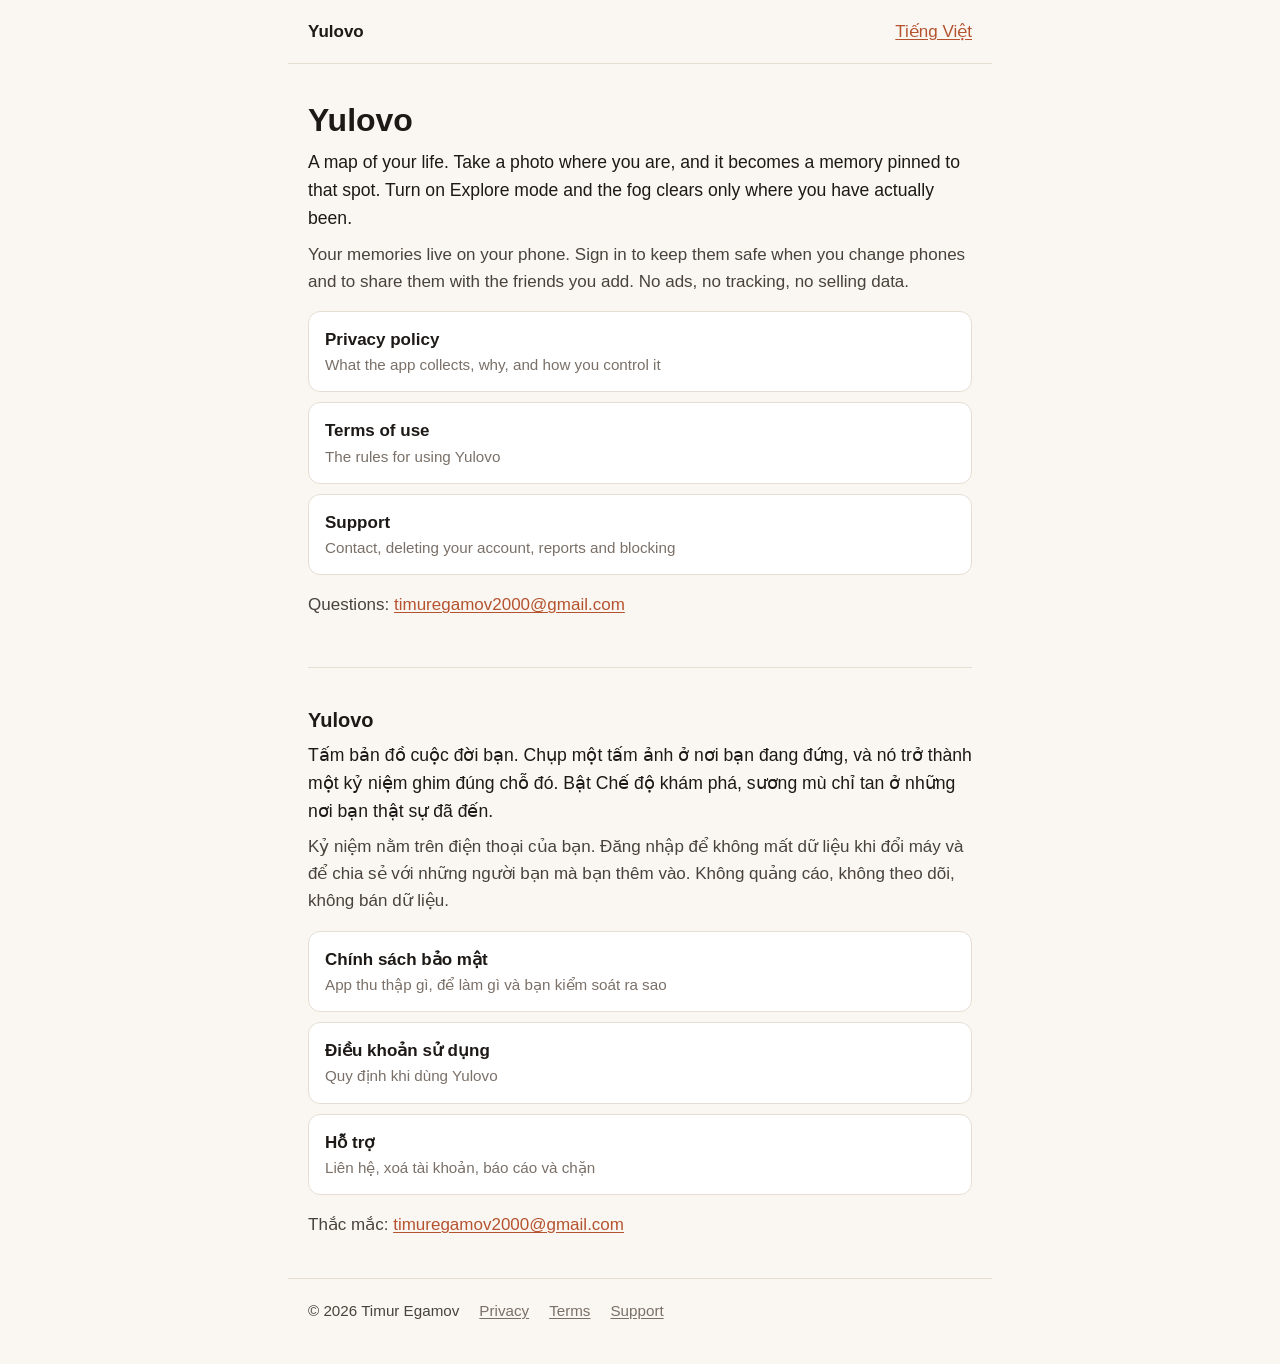
<file: index.html>
<!doctype html>
<html lang="en">
<head>
  <meta charset="utf-8">
  <meta name="viewport" content="width=device-width, initial-scale=1">
  <meta name="color-scheme" content="light dark">
  <title>Yulovo</title>
  <meta name="description" content="Yulovo: a private map of your memories. Privacy policy, terms of use and support.">
  <meta property="og:site_name" content="Yulovo">
  <meta property="og:title" content="Yulovo">
  <meta property="og:description" content="Uncover the world as you walk.">
  <meta property="og:image" content="https://bewbake.github.io/yulovo-site/icon.png">
  <meta property="og:image:width" content="1024">
  <meta property="og:image:height" content="1024">
  <meta property="og:url" content="https://bewbake.github.io/yulovo-site/">
  <meta property="og:type" content="website">
  <meta name="twitter:card" content="summary">
  <link rel="icon" type="image/png" sizes="64x64" href="favicon.png">
  <link rel="apple-touch-icon" href="apple-touch-icon.png">
  <link rel="stylesheet" href="style.css">
</head>
<body>
  <header class="top">
    <a class="brand" href="index.html">Yulovo</a>
    <a class="lang" href="#vi" hreflang="vi" lang="vi">Tiếng Việt</a>
  </header>
  <main>
    <section class="lang-block" lang="en">
      <h1>Yulovo</h1>
      <p class="lead">A map of your life. Take a photo where you are, and it becomes a memory pinned to that spot. Turn on Explore mode and the fog clears only where you have actually been.</p>
      <p>Your memories live on your phone. Sign in to keep them safe when you change phones and to share them with the friends you add. No ads, no tracking, no selling data.</p>
      <ul class="links">
        <li><a href="privacy.html">Privacy policy<span>What the app collects, why, and how you control it</span></a></li>
        <li><a href="terms.html">Terms of use<span>The rules for using Yulovo</span></a></li>
        <li><a href="support.html">Support<span>Contact, deleting your account, reports and blocking</span></a></li>
      </ul>
      <p>Questions: <a href="mailto:timuregamov2000@gmail.com">timuregamov2000@gmail.com</a></p>
    </section>

    <section class="lang-block" id="vi" lang="vi">
      <h2>Yulovo</h2>
      <p class="lead">Tấm bản đồ cuộc đời bạn. Chụp một tấm ảnh ở nơi bạn đang đứng, và nó trở thành một kỷ niệm ghim đúng chỗ đó. Bật Chế độ khám phá, sương mù chỉ tan ở những nơi bạn thật sự đã đến.</p>
      <p>Kỷ niệm nằm trên điện thoại của bạn. Đăng nhập để không mất dữ liệu khi đổi máy và để chia sẻ với những người bạn mà bạn thêm vào. Không quảng cáo, không theo dõi, không bán dữ liệu.</p>
      <ul class="links">
        <li><a href="privacy-vi.html">Chính sách bảo mật<span>App thu thập gì, để làm gì và bạn kiểm soát ra sao</span></a></li>
        <li><a href="terms-vi.html">Điều khoản sử dụng<span>Quy định khi dùng Yulovo</span></a></li>
        <li><a href="support.html#vi">Hỗ trợ<span>Liên hệ, xoá tài khoản, báo cáo và chặn</span></a></li>
      </ul>
      <p>Thắc mắc: <a href="mailto:timuregamov2000@gmail.com">timuregamov2000@gmail.com</a></p>
    </section>
  </main>
  <footer>
    <span>© 2026 Timur Egamov</span>
    <a href="privacy.html">Privacy</a>
    <a href="terms.html">Terms</a>
    <a href="support.html">Support</a>
  </footer>
</body>
</html>
</file>
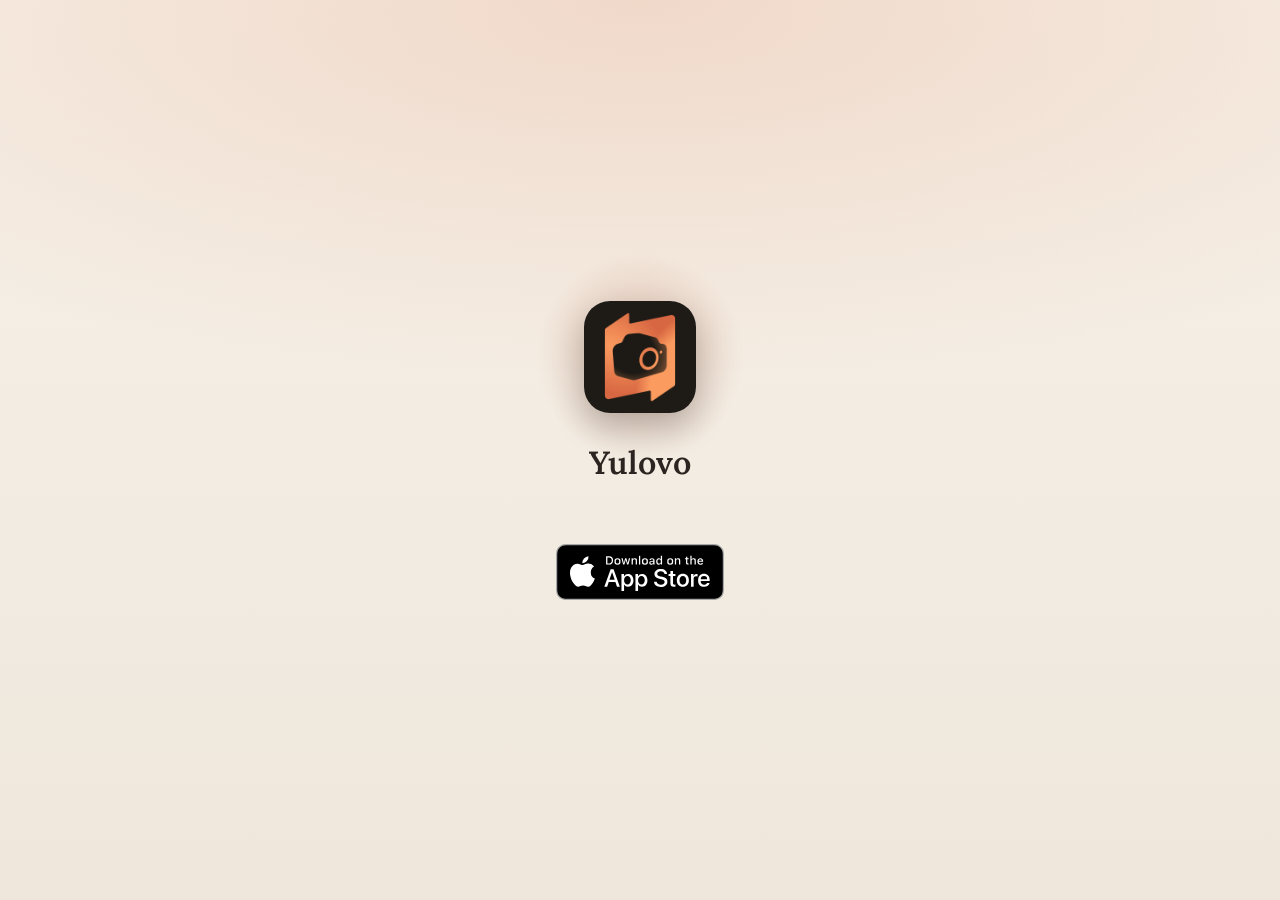
<file: invite.html>
<!doctype html>
<html lang="en">
<head>
  <meta charset="utf-8">
  <meta name="viewport" content="width=device-width, initial-scale=1, viewport-fit=cover">
  <meta name="color-scheme" content="light dark">
  <meta name="robots" content="noindex">
  <title>Yulovo</title>
  <meta name="description" content="Add me on Yulovo to see my map.">
  <!-- The card a messenger shows under the link. -->
  <meta property="og:site_name" content="Yulovo">
  <meta property="og:title" content="Yulovo">
  <meta property="og:description" content="Add me on Yulovo to see my map.">
  <meta property="og:image" content="https://bewbake.github.io/yulovo-site/icon.png">
  <meta property="og:image:width" content="1024">
  <meta property="og:image:height" content="1024">
  <meta property="og:type" content="website">
  <meta name="twitter:card" content="summary">
  <meta name="theme-color" content="#1D1916" media="(prefers-color-scheme: dark)">
  <meta name="theme-color" content="#F7F1E8" media="(prefers-color-scheme: light)">
  <link rel="icon" href="icon.png">
  <link rel="apple-touch-icon" href="icon.png">
  <style>
    /* The app's brand palettes: Paper (light) and Ember (dark); Lora for what is said, Source Sans 3 for what is operated. */
    @font-face { font-family: 'Lora'; font-weight: 600; font-display: swap; src: url('fonts/Lora_600SemiBold.ttf') format('truetype'); }
    @font-face { font-family: 'Source Sans 3'; font-weight: 400; font-display: swap; src: url('fonts/SourceSans3_400Regular.ttf') format('truetype'); }
    @font-face { font-family: 'Source Sans 3'; font-weight: 600; font-display: swap; src: url('fonts/SourceSans3_600SemiBold.ttf') format('truetype'); }

    :root {
      color-scheme: light dark;
      --page: #EFE7DC;
      --paper: #F7F1E8;
      --surface: #FFFCF7;
      --surface2: #F1E9DE;
      --ink: #2B2420;
      --ink2: #51463D;
      --muted: #6E6052;
      --line: #E3D8C9;
      --accent: #AA5234;
      --sage: #566F44;
      --primary: linear-gradient(180deg, #B97158 0%, #AA5234 55%, #96482E 100%);
      --primary-ink: #FFFFFF;
      --glow: rgba(170, 82, 52, 0.30);
      --bloom: rgba(214, 120, 80, 0.20);
      --rim: rgba(255, 255, 255, 0.9);
    }
    @media (prefers-color-scheme: dark) {
      :root {
        --page: #121010;
        --paper: #1D1916;
        --surface: #27221D;
        --surface2: #302923;
        --ink: #F2E9DC;
        --ink2: #D2C5B4;
        --muted: #A39582;
        --line: #3A332B;
        --accent: #E0805C;
        --sage: #A3B78F;
        --primary: linear-gradient(180deg, #F4A57C 0%, #E0805C 55%, #C4603F 100%);
        --primary-ink: #1D1916;
        --glow: rgba(224, 128, 92, 0.38);
        --bloom: rgba(224, 128, 92, 0.18);
        --rim: rgba(242, 233, 220, 0.10);
      }
    }

    * { box-sizing: border-box; }
    html { -webkit-text-size-adjust: 100%; text-size-adjust: 100%; }
    body {
      margin: 0;
      min-height: 100vh;
      min-height: 100dvh;
      background:
        radial-gradient(120% 60% at 50% 0%, var(--bloom), transparent 70%),
        linear-gradient(180deg, var(--paper) 0%, var(--page) 100%);
      background-attachment: fixed;
      color: var(--ink);
      font: 400 17px/25px 'Source Sans 3', -apple-system, BlinkMacSystemFont, 'Segoe UI', Roboto, sans-serif;
      display: flex;
      align-items: center;
      justify-content: center;
      padding: max(40px, env(safe-area-inset-top)) 16px max(32px, env(safe-area-inset-bottom));
    }
    main { width: 100%; max-width: 360px; text-align: center; }

    /* The mark sits in a warm bloom, as on the launch screen. */
    .mark { position: relative; width: 112px; height: 112px; margin: 0 auto 28px; }
    .mark::before {
      content: '';
      position: absolute;
      inset: -48px;
      border-radius: 50%;
      background: radial-gradient(closest-side, var(--glow), transparent);
    }
    .mark img {
      position: relative;
      display: block;
      width: 112px;
      height: 112px;
      border-radius: 26px;
      box-shadow: 0 1px 0 var(--rim) inset, 0 14px 32px rgba(0, 0, 0, 0.22);
    }

    h1 {
      margin: 0 0 32px;
      font: 600 32px/43px 'Lora', Georgia, serif;
      color: var(--ink);
      text-wrap: balance;
    }

    /* The code, with its copy button inside the field. */
    .field {
      position: relative;
      display: flex;
      align-items: center;
      margin: 0 0 16px;
      padding: 8px 8px 8px 64px;
      min-height: 76px;
      background: var(--surface);
      border: 1px solid var(--line);
      border-radius: 22px;
      box-shadow: 0 1px 0 var(--rim) inset, 0 6px 18px rgba(0, 0, 0, 0.06);
      cursor: pointer;
      -webkit-tap-highlight-color: transparent;
    }
    .code {
      flex: 1;
      min-width: 0;
      padding-left: 0.14em;
      font: 600 28px/36px 'Source Sans 3', -apple-system, sans-serif;
      letter-spacing: 0.14em;
      color: var(--ink);
      font-variant-numeric: tabular-nums;
      white-space: nowrap;
      user-select: all;
      -webkit-user-select: all;
    }
    .copy {
      flex: none;
      display: grid;
      place-items: center;
      width: 56px;
      height: 56px;
      border: 0;
      border-radius: 16px;
      background: var(--surface2);
      color: var(--ink2);
      cursor: pointer;
      -webkit-tap-highlight-color: transparent;
      transition: transform 120ms ease, color 200ms ease;
    }
    .copy:active { transform: scale(0.95); }
    .copy svg { width: 24px; height: 24px; grid-area: 1 / 1; transition: opacity 200ms ease; }
    .copy .done { opacity: 0; color: var(--sage); }
    .copied .copy .idle { opacity: 0; }
    .copied .copy .done { opacity: 1; }

    .btn {
      display: flex;
      align-items: center;
      justify-content: center;
      width: 100%;
      min-height: 58px;
      padding: 16px 24px;
      border: 0;
      border-radius: 999px;
      background: var(--primary);
      color: var(--primary-ink);
      box-shadow: 0 1px 0 rgba(255, 255, 255, 0.35) inset, 0 8px 24px var(--glow);
      font: 600 18px/24px 'Source Sans 3', -apple-system, sans-serif;
      text-decoration: none;
      -webkit-tap-highlight-color: transparent;
      transition: transform 120ms ease;
    }
    .btn:active { transform: scale(0.95); }

    .badge {
      display: inline-block;
      margin-top: 28px;
      line-height: 0;
      -webkit-tap-highlight-color: transparent;
      transition: transform 120ms ease;
    }
    .badge:active { transform: scale(0.95); }
    .badge img { height: 56px; width: auto; }

    /* Things move into place once, a fade and a short rise; nothing is scaled up. */
    .rise { opacity: 0; transform: translateY(12px); animation: rise 520ms cubic-bezier(0.22, 1, 0.36, 1) forwards; }
    .rise:nth-child(2) { animation-delay: 60ms; }
    .rise:nth-child(3) { animation-delay: 120ms; }
    .rise:nth-child(4) { animation-delay: 180ms; }
    .rise:nth-child(5) { animation-delay: 240ms; }
    @keyframes rise { to { opacity: 1; transform: none; } }
    @media (prefers-reduced-motion: reduce) {
      .rise { opacity: 1; transform: none; animation: none; }
      .btn, .copy, .badge { transition: none; }
      .btn:active, .copy:active, .badge:active { transform: none; }
    }
  </style>
</head>
<body>
  <main>
    <div class="mark rise"><img src="icon.png" alt="Yulovo"></div>
    <h1 class="rise" id="title">Add me on Yulovo</h1>
    <div class="field rise" id="field">
      <span class="code" id="code"></span>
      <button class="copy" id="copy" type="button" aria-label="Copy code">
        <svg class="idle" viewBox="0 0 24 24" fill="none" stroke="currentColor" stroke-width="1.8" stroke-linecap="round" stroke-linejoin="round" aria-hidden="true">
          <rect x="8.5" y="8.5" width="11" height="11" rx="2.6"></rect>
          <path d="M15.5 8.5V6.6a2.1 2.1 0 0 0-2.1-2.1H6.6a2.1 2.1 0 0 0-2.1 2.1v6.8c0 1.16.94 2.1 2.1 2.1h1.9"></path>
        </svg>
        <svg class="done" viewBox="0 0 24 24" fill="none" stroke="currentColor" stroke-width="2.2" stroke-linecap="round" stroke-linejoin="round" aria-hidden="true">
          <path d="M5.5 12.5l4.2 4.2L18.5 7.8"></path>
        </svg>
      </button>
    </div>
    <a class="btn rise" id="open" href="#">Open in Yulovo</a>
    <div class="rise">
      <!-- Apple's own badge (Apple's marketing toolbox), kept on this site, in the reader's language. -->
      <a class="badge" href="https://apps.apple.com/app/id6830149790"><img id="badge" src="badges/app-store-en-us.svg" alt="Download on the App Store"></a>
    </div>
  </main>
  <script>
    (function () {
      var texts = {
        en: ['Add me on Yulovo', 'Open in Yulovo', 'Copy code'],
        ru: ['Добавь меня в Yulovo', 'Открыть в Yulovo', 'Скопировать код'],
        vi: ['Thêm mình trên Yulovo', 'Mở trong Yulovo', 'Sao chép mã'],
        de: ['Füg mich bei Yulovo hinzu', 'In Yulovo öffnen', 'Code kopieren'],
        zh: ['在 Yulovo 上加我', '在 Yulovo 中打开', '复制邀请码'],
      };
      var lang = (navigator.language || 'en').slice(0, 2).toLowerCase();
      var t = texts[lang] || texts.en;
      document.documentElement.lang = texts[lang] ? lang : 'en';

      var params = new URLSearchParams(location.search);
      var code = (params.get('c') || location.hash.slice(1) || '').replace(/[^a-z0-9]/gi, '').toUpperCase();

      document.getElementById('title').textContent = t[0];
      var box = document.getElementById('code');
      box.textContent = code;
      var open = document.getElementById('open');
      open.textContent = t[1];
      open.href = 'lifeatlas://invite/' + code;
      var copy = document.getElementById('copy');
      copy.setAttribute('aria-label', t[2]);
      var locales = { en: 'en-us', ru: 'ru-ru', vi: 'vi-vn', de: 'de-de', zh: 'zh-cn' };
      document.getElementById('badge').src = 'badges/app-store-' + (locales[lang] || 'en-us') + '.svg';

      var field = document.getElementById('field');
      var timer;
      field.addEventListener('click', function () {
        var done = function () {
          field.classList.add('copied');
          clearTimeout(timer);
          timer = setTimeout(function () { field.classList.remove('copied'); }, 1600);
        };
        if (navigator.clipboard) navigator.clipboard.writeText(code).then(done, function () {});
        else {
          var range = document.createRange();
          range.selectNodeContents(box);
          var sel = getSelection(); sel.removeAllRanges(); sel.addRange(range);
          if (document.execCommand('copy')) done();
        }
      });

      // No automatic jump to the app: without it installed Safari shows an "invalid address" alert.
      // A link without a code is just the app's page: no invite to show.
      if (!code) {
        document.getElementById('title').textContent = 'Yulovo';
        field.style.display = 'none';
        open.style.display = 'none';
      }
    })();
  </script>
</body>
</html>
</file>
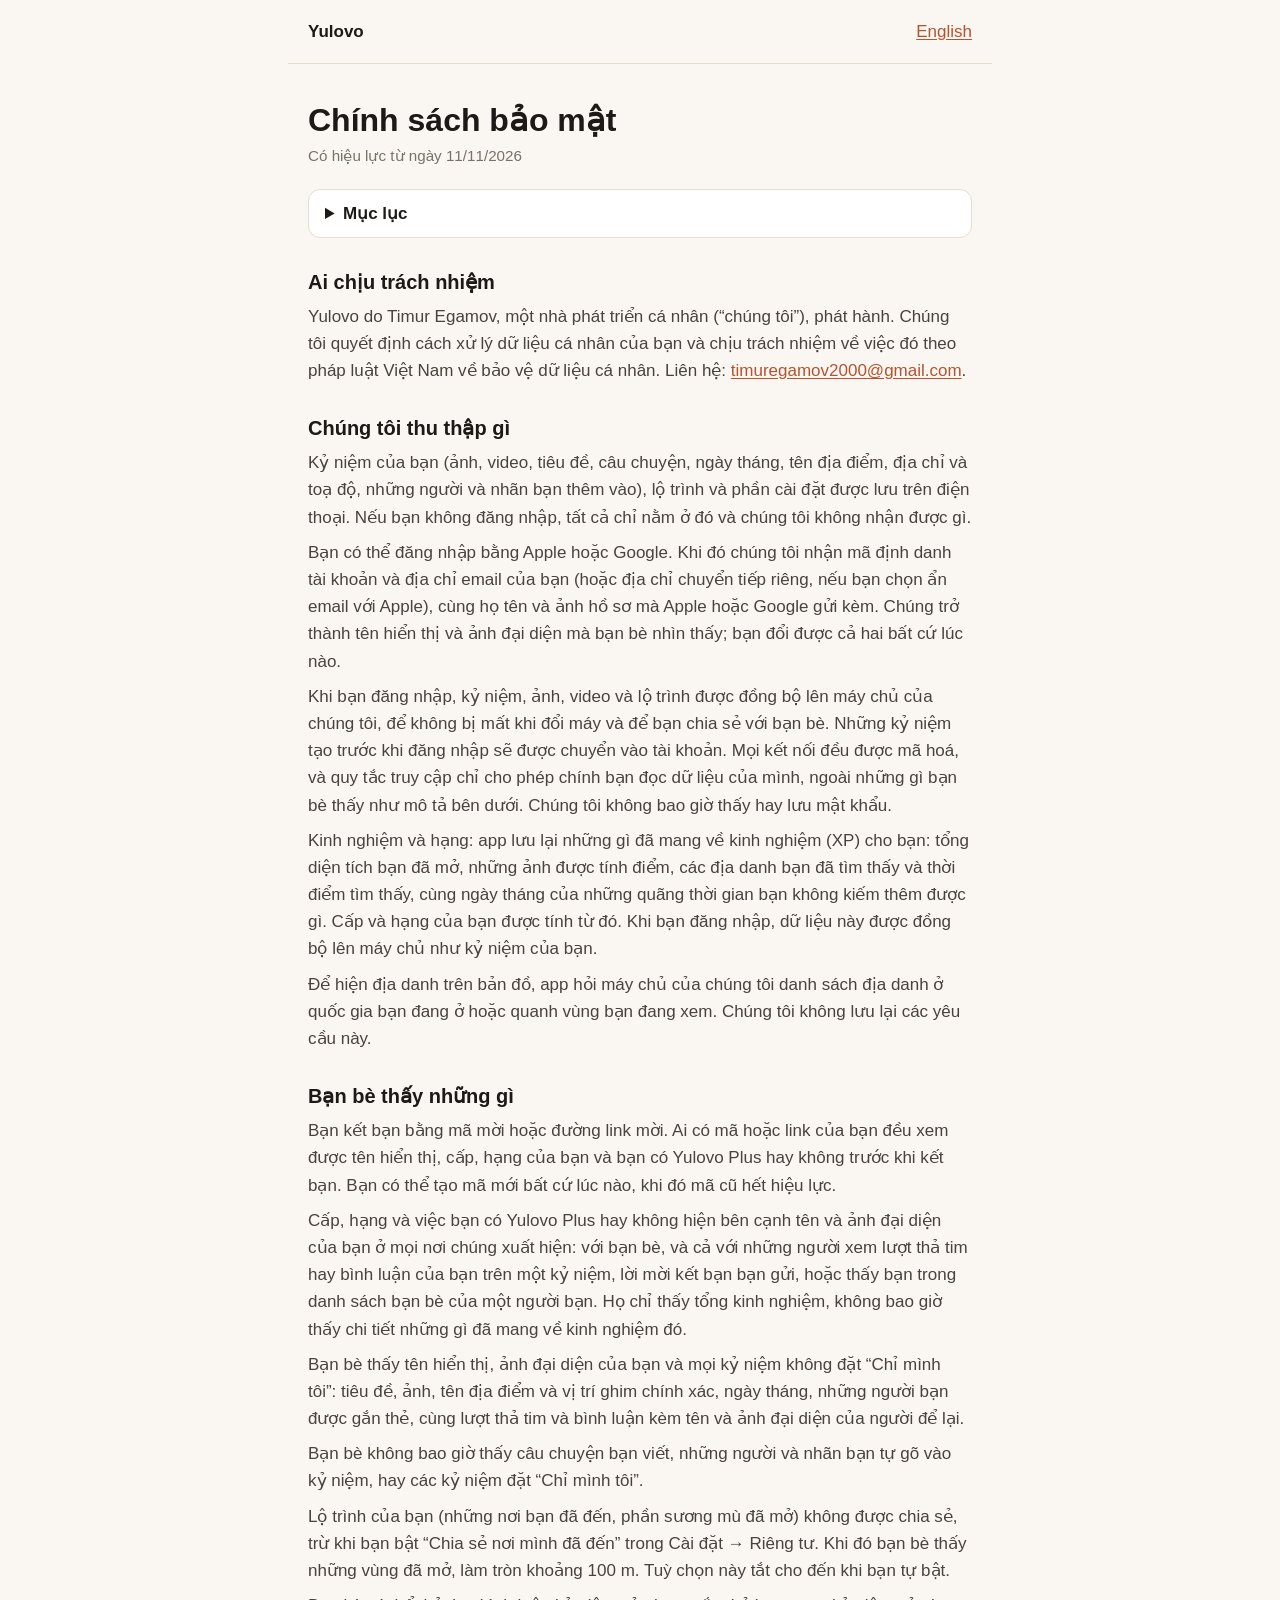
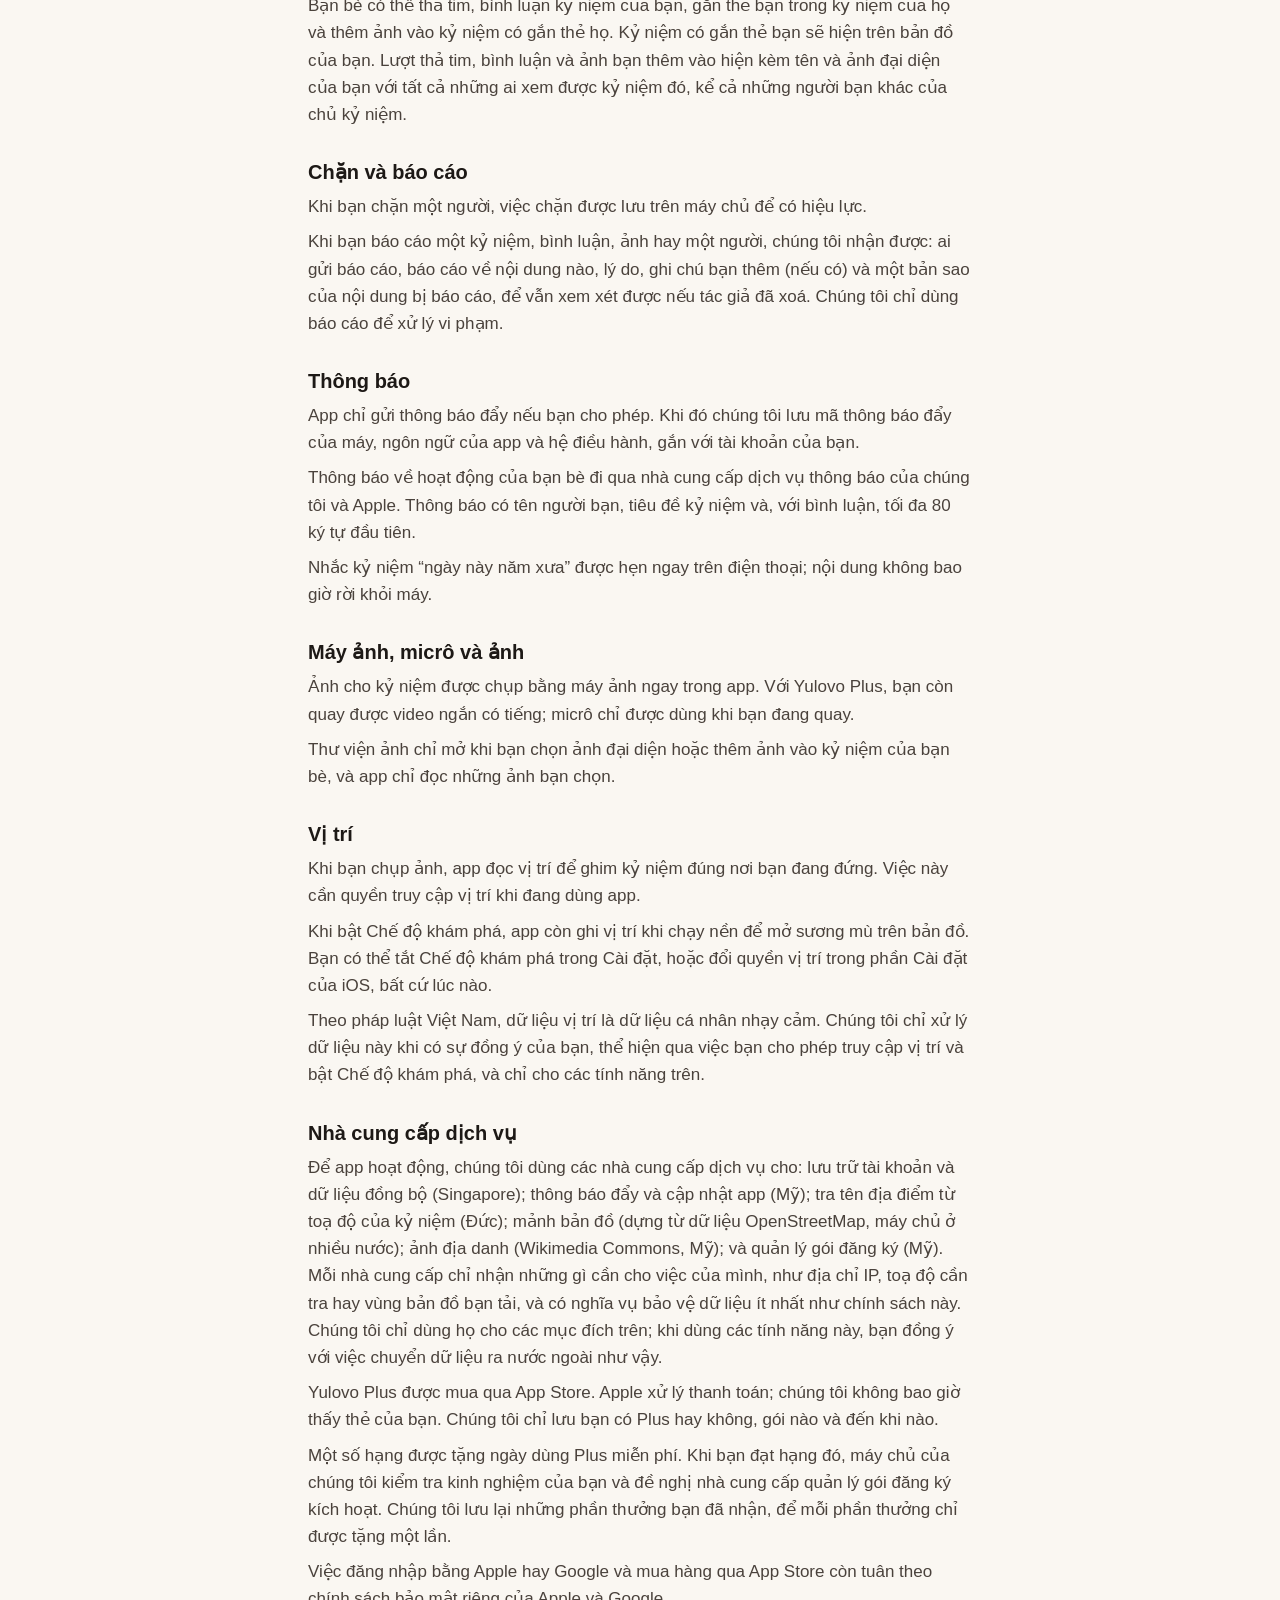
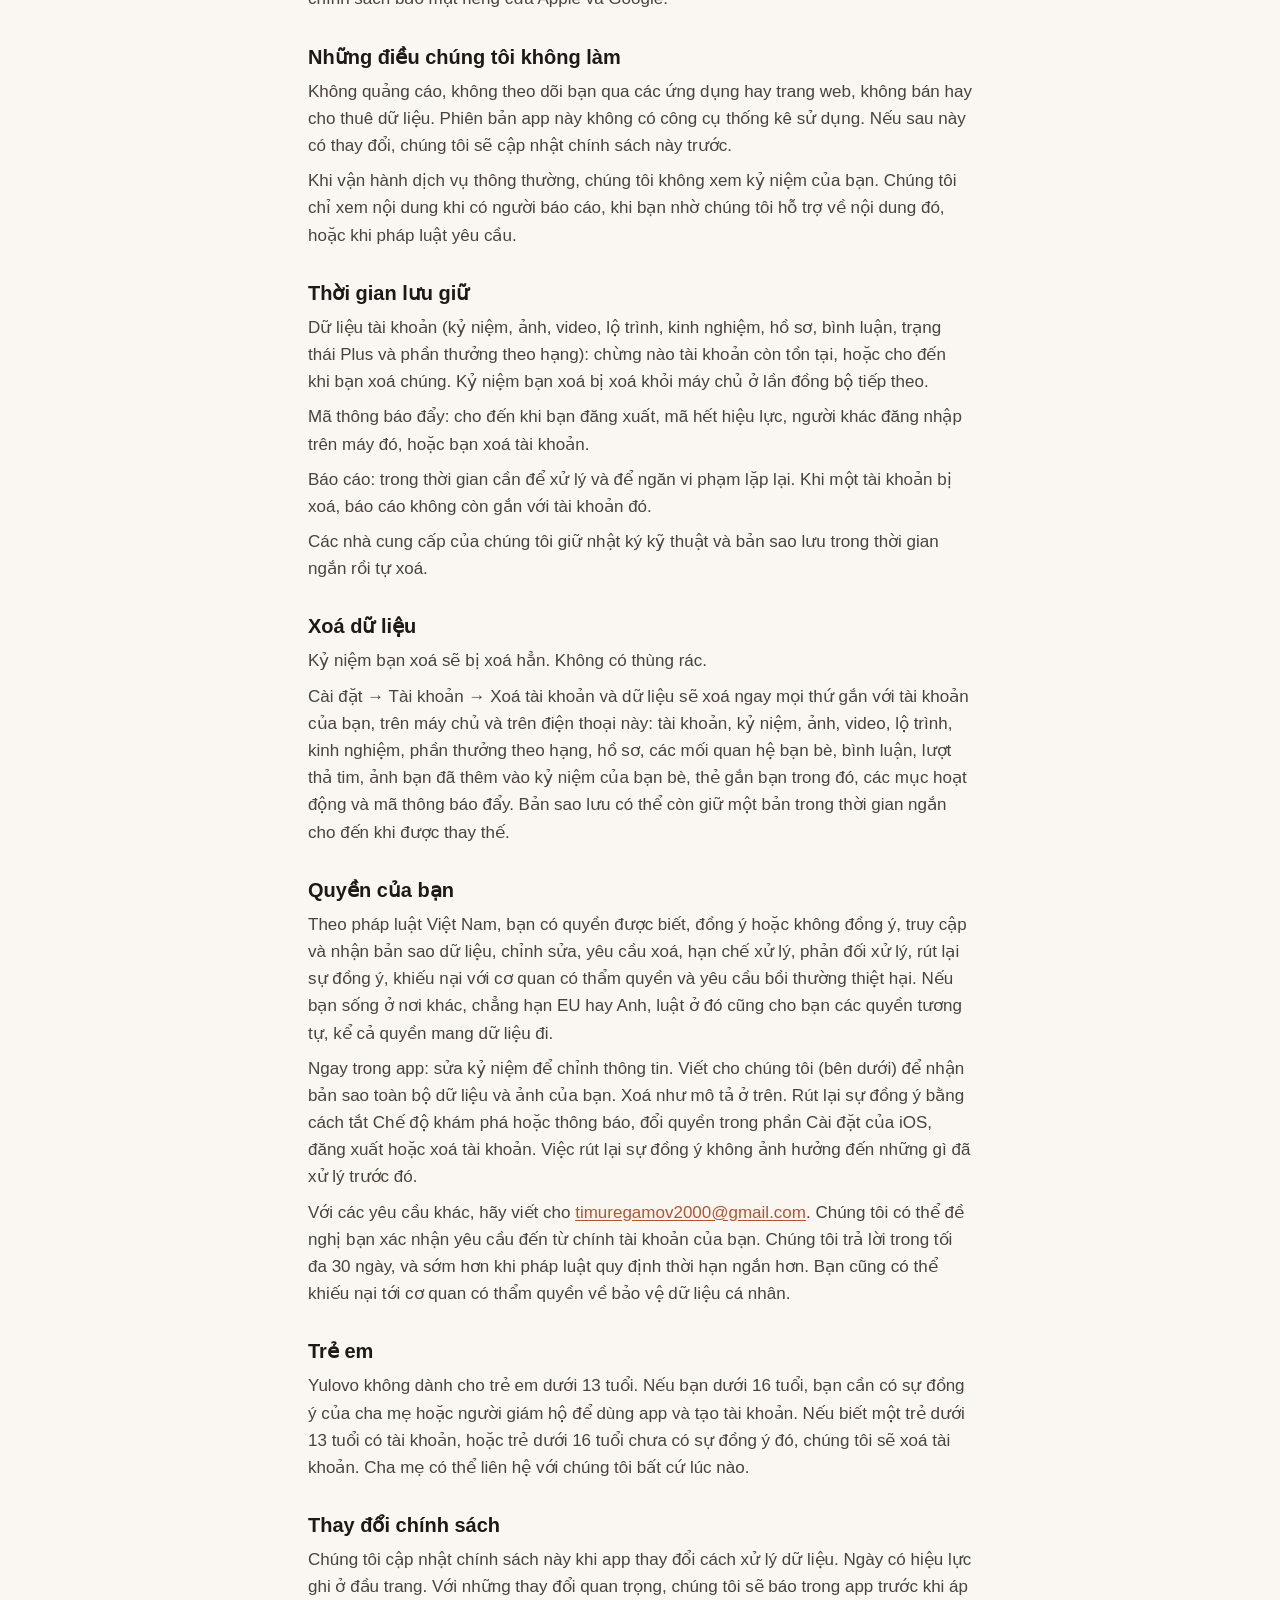
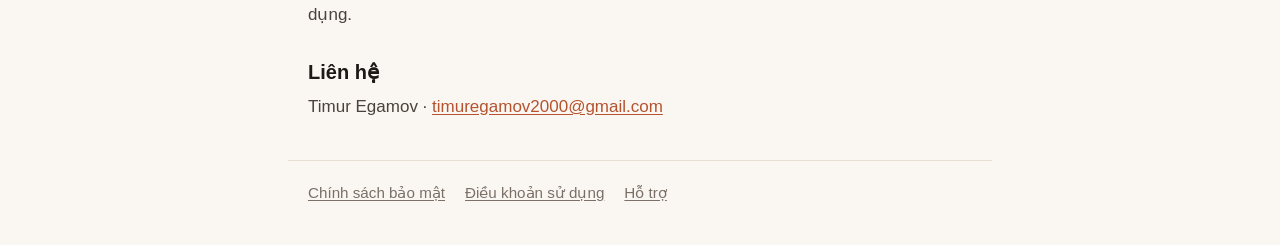
<file: privacy-vi.html>
<!doctype html>
<html lang="vi">
<head>
  <meta charset="utf-8">
  <meta name="viewport" content="width=device-width, initial-scale=1">
  <meta name="color-scheme" content="light dark">
  <title>Chính sách bảo mật · Yulovo</title>
  <link rel="icon" type="image/png" sizes="64x64" href="favicon.png">
  <link rel="apple-touch-icon" href="apple-touch-icon.png">
  <link rel="stylesheet" href="style.css">
  <link rel="alternate" hreflang="en" href="privacy.html">
</head>
<body>
  <header class="top">
    <a class="brand" href="index.html">Yulovo</a>
    <a class="lang" href="privacy.html" hreflang="en" lang="en">English</a>
  </header>
  <main>
    <h1>Chính sách bảo mật</h1>
    <p class="updated">Có hiệu lực từ ngày 11/11/2026</p>
    <nav class="toc" aria-label="Mục lục">
      <details>
        <summary>Mục lục</summary>
        <ol>
          <li><a href="#ai-chiu-trach-nhiem">Ai chịu trách nhiệm</a></li>
          <li><a href="#chung-toi-thu-thap-gi">Chúng tôi thu thập gì</a></li>
          <li><a href="#ban-be-thay-nhung-gi">Bạn bè thấy những gì</a></li>
          <li><a href="#chan-va-bao-cao">Chặn và báo cáo</a></li>
          <li><a href="#thong-bao">Thông báo</a></li>
          <li><a href="#may-anh-micro-va-anh">Máy ảnh, micrô và ảnh</a></li>
          <li><a href="#vi-tri">Vị trí</a></li>
          <li><a href="#nha-cung-cap-dich-vu">Nhà cung cấp dịch vụ</a></li>
          <li><a href="#nhung-dieu-chung-toi-khong-lam">Những điều chúng tôi không làm</a></li>
          <li><a href="#thoi-gian-luu-giu">Thời gian lưu giữ</a></li>
          <li><a href="#xoa-du-lieu">Xoá dữ liệu</a></li>
          <li><a href="#quyen-cua-ban">Quyền của bạn</a></li>
          <li><a href="#tre-em">Trẻ em</a></li>
          <li><a href="#thay-doi-chinh-sach">Thay đổi chính sách</a></li>
          <li><a href="#lien-he">Liên hệ</a></li>
        </ol>
      </details>
    </nav>
    <section id="ai-chiu-trach-nhiem">
      <h2>Ai chịu trách nhiệm</h2>
      <p>Yulovo do Timur Egamov, một nhà phát triển cá nhân (“chúng tôi”), phát hành. Chúng tôi quyết định cách xử lý dữ liệu cá nhân của bạn và chịu trách nhiệm về việc đó theo pháp luật Việt Nam về bảo vệ dữ liệu cá nhân. Liên hệ: <a href="mailto:timuregamov2000@gmail.com">timuregamov2000@gmail.com</a>.</p>
    </section>
    <section id="chung-toi-thu-thap-gi">
      <h2>Chúng tôi thu thập gì</h2>
      <p>Kỷ niệm của bạn (ảnh, video, tiêu đề, câu chuyện, ngày tháng, tên địa điểm, địa chỉ và toạ độ, những người và nhãn bạn thêm vào), lộ trình và phần cài đặt được lưu trên điện thoại. Nếu bạn không đăng nhập, tất cả chỉ nằm ở đó và chúng tôi không nhận được gì.</p>
      <p>Bạn có thể đăng nhập bằng Apple hoặc Google. Khi đó chúng tôi nhận mã định danh tài khoản và địa chỉ email của bạn (hoặc địa chỉ chuyển tiếp riêng, nếu bạn chọn ẩn email với Apple), cùng họ tên và ảnh hồ sơ mà Apple hoặc Google gửi kèm. Chúng trở thành tên hiển thị và ảnh đại diện mà bạn bè nhìn thấy; bạn đổi được cả hai bất cứ lúc nào.</p>
      <p>Khi bạn đăng nhập, kỷ niệm, ảnh, video và lộ trình được đồng bộ lên máy chủ của chúng tôi, để không bị mất khi đổi máy và để bạn chia sẻ với bạn bè. Những kỷ niệm tạo trước khi đăng nhập sẽ được chuyển vào tài khoản. Mọi kết nối đều được mã hoá, và quy tắc truy cập chỉ cho phép chính bạn đọc dữ liệu của mình, ngoài những gì bạn bè thấy như mô tả bên dưới. Chúng tôi không bao giờ thấy hay lưu mật khẩu.</p>
      <p>Kinh nghiệm và hạng: app lưu lại những gì đã mang về kinh nghiệm (XP) cho bạn: tổng diện tích bạn đã mở, những ảnh được tính điểm, các địa danh bạn đã tìm thấy và thời điểm tìm thấy, cùng ngày tháng của những quãng thời gian bạn không kiếm thêm được gì. Cấp và hạng của bạn được tính từ đó. Khi bạn đăng nhập, dữ liệu này được đồng bộ lên máy chủ như kỷ niệm của bạn.</p>
      <p>Để hiện địa danh trên bản đồ, app hỏi máy chủ của chúng tôi danh sách địa danh ở quốc gia bạn đang ở hoặc quanh vùng bạn đang xem. Chúng tôi không lưu lại các yêu cầu này.</p>
    </section>
    <section id="ban-be-thay-nhung-gi">
      <h2>Bạn bè thấy những gì</h2>
      <p>Bạn kết bạn bằng mã mời hoặc đường link mời. Ai có mã hoặc link của bạn đều xem được tên hiển thị, cấp, hạng của bạn và bạn có Yulovo Plus hay không trước khi kết bạn. Bạn có thể tạo mã mới bất cứ lúc nào, khi đó mã cũ hết hiệu lực.</p>
      <p>Cấp, hạng và việc bạn có Yulovo Plus hay không hiện bên cạnh tên và ảnh đại diện của bạn ở mọi nơi chúng xuất hiện: với bạn bè, và cả với những người xem lượt thả tim hay bình luận của bạn trên một kỷ niệm, lời mời kết bạn bạn gửi, hoặc thấy bạn trong danh sách bạn bè của một người bạn. Họ chỉ thấy tổng kinh nghiệm, không bao giờ thấy chi tiết những gì đã mang về kinh nghiệm đó.</p>
      <p>Bạn bè thấy tên hiển thị, ảnh đại diện của bạn và mọi kỷ niệm không đặt “Chỉ mình tôi”: tiêu đề, ảnh, tên địa điểm và vị trí ghim chính xác, ngày tháng, những người bạn được gắn thẻ, cùng lượt thả tim và bình luận kèm tên và ảnh đại diện của người để lại.</p>
      <p>Bạn bè không bao giờ thấy câu chuyện bạn viết, những người và nhãn bạn tự gõ vào kỷ niệm, hay các kỷ niệm đặt “Chỉ mình tôi”.</p>
      <p>Lộ trình của bạn (những nơi bạn đã đến, phần sương mù đã mở) không được chia sẻ, trừ khi bạn bật “Chia sẻ nơi mình đã đến” trong Cài đặt → Riêng tư. Khi đó bạn bè thấy những vùng đã mở, làm tròn khoảng 100 m. Tuỳ chọn này tắt cho đến khi bạn tự bật.</p>
      <p>Bạn bè có thể thả tim, bình luận kỷ niệm của bạn, gắn thẻ bạn trong kỷ niệm của họ và thêm ảnh vào kỷ niệm có gắn thẻ họ. Kỷ niệm có gắn thẻ bạn sẽ hiện trên bản đồ của bạn. Lượt thả tim, bình luận và ảnh bạn thêm vào hiện kèm tên và ảnh đại diện của bạn với tất cả những ai xem được kỷ niệm đó, kể cả những người bạn khác của chủ kỷ niệm.</p>
    </section>
    <section id="chan-va-bao-cao">
      <h2>Chặn và báo cáo</h2>
      <p>Khi bạn chặn một người, việc chặn được lưu trên máy chủ để có hiệu lực.</p>
      <p>Khi bạn báo cáo một kỷ niệm, bình luận, ảnh hay một người, chúng tôi nhận được: ai gửi báo cáo, báo cáo về nội dung nào, lý do, ghi chú bạn thêm (nếu có) và một bản sao của nội dung bị báo cáo, để vẫn xem xét được nếu tác giả đã xoá. Chúng tôi chỉ dùng báo cáo để xử lý vi phạm.</p>
    </section>
    <section id="thong-bao">
      <h2>Thông báo</h2>
      <p>App chỉ gửi thông báo đẩy nếu bạn cho phép. Khi đó chúng tôi lưu mã thông báo đẩy của máy, ngôn ngữ của app và hệ điều hành, gắn với tài khoản của bạn.</p>
      <p>Thông báo về hoạt động của bạn bè đi qua nhà cung cấp dịch vụ thông báo của chúng tôi và Apple. Thông báo có tên người bạn, tiêu đề kỷ niệm và, với bình luận, tối đa 80 ký tự đầu tiên.</p>
      <p>Nhắc kỷ niệm “ngày này năm xưa” được hẹn ngay trên điện thoại; nội dung không bao giờ rời khỏi máy.</p>
    </section>
    <section id="may-anh-micro-va-anh">
      <h2>Máy ảnh, micrô và ảnh</h2>
      <p>Ảnh cho kỷ niệm được chụp bằng máy ảnh ngay trong app. Với Yulovo Plus, bạn còn quay được video ngắn có tiếng; micrô chỉ được dùng khi bạn đang quay.</p>
      <p>Thư viện ảnh chỉ mở khi bạn chọn ảnh đại diện hoặc thêm ảnh vào kỷ niệm của bạn bè, và app chỉ đọc những ảnh bạn chọn.</p>
    </section>
    <section id="vi-tri">
      <h2>Vị trí</h2>
      <p>Khi bạn chụp ảnh, app đọc vị trí để ghim kỷ niệm đúng nơi bạn đang đứng. Việc này cần quyền truy cập vị trí khi đang dùng app.</p>
      <p>Khi bật Chế độ khám phá, app còn ghi vị trí khi chạy nền để mở sương mù trên bản đồ. Bạn có thể tắt Chế độ khám phá trong Cài đặt, hoặc đổi quyền vị trí trong phần Cài đặt của iOS, bất cứ lúc nào.</p>
      <p>Theo pháp luật Việt Nam, dữ liệu vị trí là dữ liệu cá nhân nhạy cảm. Chúng tôi chỉ xử lý dữ liệu này khi có sự đồng ý của bạn, thể hiện qua việc bạn cho phép truy cập vị trí và bật Chế độ khám phá, và chỉ cho các tính năng trên.</p>
    </section>
    <section id="nha-cung-cap-dich-vu">
      <h2>Nhà cung cấp dịch vụ</h2>
      <p>Để app hoạt động, chúng tôi dùng các nhà cung cấp dịch vụ cho: lưu trữ tài khoản và dữ liệu đồng bộ (Singapore); thông báo đẩy và cập nhật app (Mỹ); tra tên địa điểm từ toạ độ của kỷ niệm (Đức); mảnh bản đồ (dựng từ dữ liệu OpenStreetMap, máy chủ ở nhiều nước); ảnh địa danh (Wikimedia Commons, Mỹ); và quản lý gói đăng ký (Mỹ). Mỗi nhà cung cấp chỉ nhận những gì cần cho việc của mình, như địa chỉ IP, toạ độ cần tra hay vùng bản đồ bạn tải, và có nghĩa vụ bảo vệ dữ liệu ít nhất như chính sách này. Chúng tôi chỉ dùng họ cho các mục đích trên; khi dùng các tính năng này, bạn đồng ý với việc chuyển dữ liệu ra nước ngoài như vậy.</p>
      <p>Yulovo Plus được mua qua App Store. Apple xử lý thanh toán; chúng tôi không bao giờ thấy thẻ của bạn. Chúng tôi chỉ lưu bạn có Plus hay không, gói nào và đến khi nào.</p>
      <p>Một số hạng được tặng ngày dùng Plus miễn phí. Khi bạn đạt hạng đó, máy chủ của chúng tôi kiểm tra kinh nghiệm của bạn và đề nghị nhà cung cấp quản lý gói đăng ký kích hoạt. Chúng tôi lưu lại những phần thưởng bạn đã nhận, để mỗi phần thưởng chỉ được tặng một lần.</p>
      <p>Việc đăng nhập bằng Apple hay Google và mua hàng qua App Store còn tuân theo chính sách bảo mật riêng của Apple và Google.</p>
    </section>
    <section id="nhung-dieu-chung-toi-khong-lam">
      <h2>Những điều chúng tôi không làm</h2>
      <p>Không quảng cáo, không theo dõi bạn qua các ứng dụng hay trang web, không bán hay cho thuê dữ liệu. Phiên bản app này không có công cụ thống kê sử dụng. Nếu sau này có thay đổi, chúng tôi sẽ cập nhật chính sách này trước.</p>
      <p>Khi vận hành dịch vụ thông thường, chúng tôi không xem kỷ niệm của bạn. Chúng tôi chỉ xem nội dung khi có người báo cáo, khi bạn nhờ chúng tôi hỗ trợ về nội dung đó, hoặc khi pháp luật yêu cầu.</p>
    </section>
    <section id="thoi-gian-luu-giu">
      <h2>Thời gian lưu giữ</h2>
      <p>Dữ liệu tài khoản (kỷ niệm, ảnh, video, lộ trình, kinh nghiệm, hồ sơ, bình luận, trạng thái Plus và phần thưởng theo hạng): chừng nào tài khoản còn tồn tại, hoặc cho đến khi bạn xoá chúng. Kỷ niệm bạn xoá bị xoá khỏi máy chủ ở lần đồng bộ tiếp theo.</p>
      <p>Mã thông báo đẩy: cho đến khi bạn đăng xuất, mã hết hiệu lực, người khác đăng nhập trên máy đó, hoặc bạn xoá tài khoản.</p>
      <p>Báo cáo: trong thời gian cần để xử lý và để ngăn vi phạm lặp lại. Khi một tài khoản bị xoá, báo cáo không còn gắn với tài khoản đó.</p>
      <p>Các nhà cung cấp của chúng tôi giữ nhật ký kỹ thuật và bản sao lưu trong thời gian ngắn rồi tự xoá.</p>
    </section>
    <section id="xoa-du-lieu">
      <h2>Xoá dữ liệu</h2>
      <p>Kỷ niệm bạn xoá sẽ bị xoá hẳn. Không có thùng rác.</p>
      <p>Cài đặt → Tài khoản → Xoá tài khoản và dữ liệu sẽ xoá ngay mọi thứ gắn với tài khoản của bạn, trên máy chủ và trên điện thoại này: tài khoản, kỷ niệm, ảnh, video, lộ trình, kinh nghiệm, phần thưởng theo hạng, hồ sơ, các mối quan hệ bạn bè, bình luận, lượt thả tim, ảnh bạn đã thêm vào kỷ niệm của bạn bè, thẻ gắn bạn trong đó, các mục hoạt động và mã thông báo đẩy. Bản sao lưu có thể còn giữ một bản trong thời gian ngắn cho đến khi được thay thế.</p>
    </section>
    <section id="quyen-cua-ban">
      <h2>Quyền của bạn</h2>
      <p>Theo pháp luật Việt Nam, bạn có quyền được biết, đồng ý hoặc không đồng ý, truy cập và nhận bản sao dữ liệu, chỉnh sửa, yêu cầu xoá, hạn chế xử lý, phản đối xử lý, rút lại sự đồng ý, khiếu nại với cơ quan có thẩm quyền và yêu cầu bồi thường thiệt hại. Nếu bạn sống ở nơi khác, chẳng hạn EU hay Anh, luật ở đó cũng cho bạn các quyền tương tự, kể cả quyền mang dữ liệu đi.</p>
      <p>Ngay trong app: sửa kỷ niệm để chỉnh thông tin. Viết cho chúng tôi (bên dưới) để nhận bản sao toàn bộ dữ liệu và ảnh của bạn. Xoá như mô tả ở trên. Rút lại sự đồng ý bằng cách tắt Chế độ khám phá hoặc thông báo, đổi quyền trong phần Cài đặt của iOS, đăng xuất hoặc xoá tài khoản. Việc rút lại sự đồng ý không ảnh hưởng đến những gì đã xử lý trước đó.</p>
      <p>Với các yêu cầu khác, hãy viết cho <a href="mailto:timuregamov2000@gmail.com">timuregamov2000@gmail.com</a>. Chúng tôi có thể đề nghị bạn xác nhận yêu cầu đến từ chính tài khoản của bạn. Chúng tôi trả lời trong tối đa 30 ngày, và sớm hơn khi pháp luật quy định thời hạn ngắn hơn. Bạn cũng có thể khiếu nại tới cơ quan có thẩm quyền về bảo vệ dữ liệu cá nhân.</p>
    </section>
    <section id="tre-em">
      <h2>Trẻ em</h2>
      <p>Yulovo không dành cho trẻ em dưới 13 tuổi. Nếu bạn dưới 16 tuổi, bạn cần có sự đồng ý của cha mẹ hoặc người giám hộ để dùng app và tạo tài khoản. Nếu biết một trẻ dưới 13 tuổi có tài khoản, hoặc trẻ dưới 16 tuổi chưa có sự đồng ý đó, chúng tôi sẽ xoá tài khoản. Cha mẹ có thể liên hệ với chúng tôi bất cứ lúc nào.</p>
    </section>
    <section id="thay-doi-chinh-sach">
      <h2>Thay đổi chính sách</h2>
      <p>Chúng tôi cập nhật chính sách này khi app thay đổi cách xử lý dữ liệu. Ngày có hiệu lực ghi ở đầu trang. Với những thay đổi quan trọng, chúng tôi sẽ báo trong app trước khi áp dụng.</p>
    </section>
    <section id="lien-he">
      <h2>Liên hệ</h2>
      <p>Timur Egamov · <a href="mailto:timuregamov2000@gmail.com">timuregamov2000@gmail.com</a></p>
    </section>
  </main>
  <footer>
    <a href="privacy-vi.html">Chính sách bảo mật</a>
    <a href="terms-vi.html">Điều khoản sử dụng</a>
    <a href="support.html#vi">Hỗ trợ</a>
  </footer>
</body>
</html>
</file>
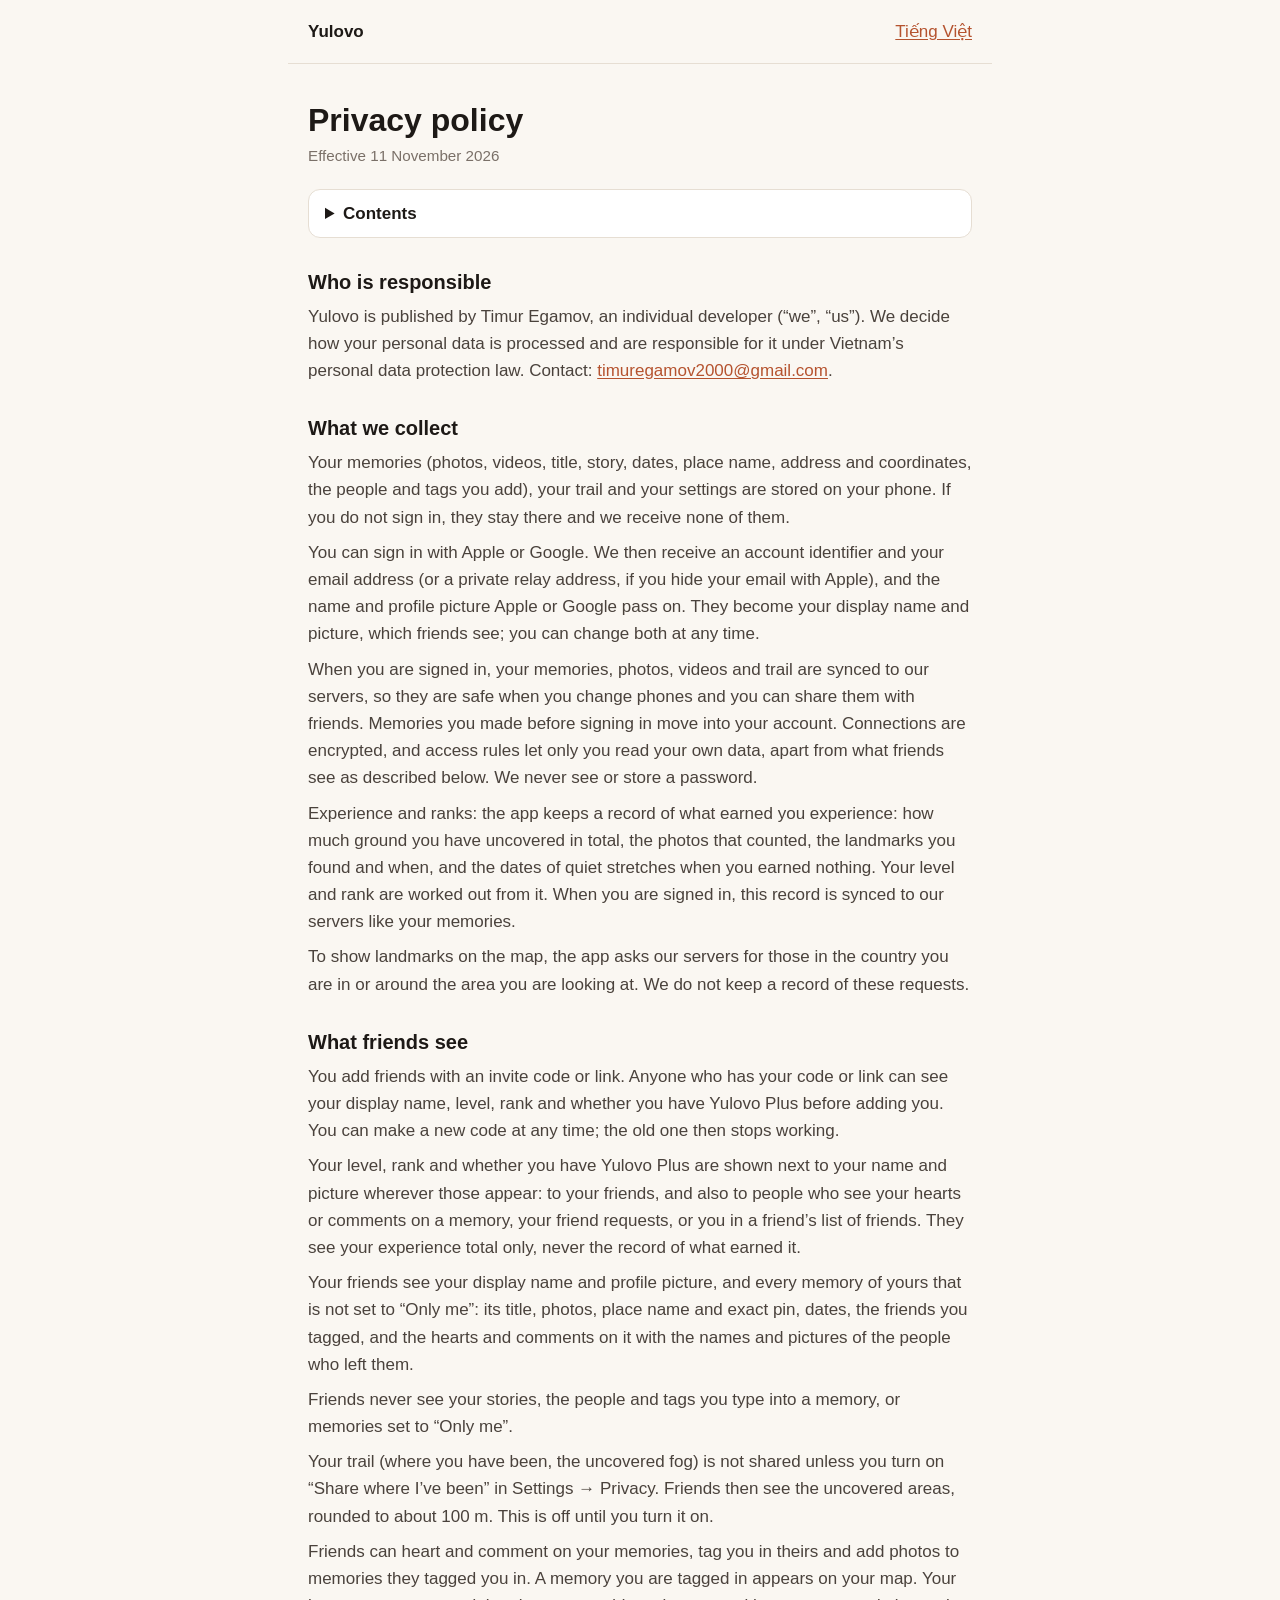
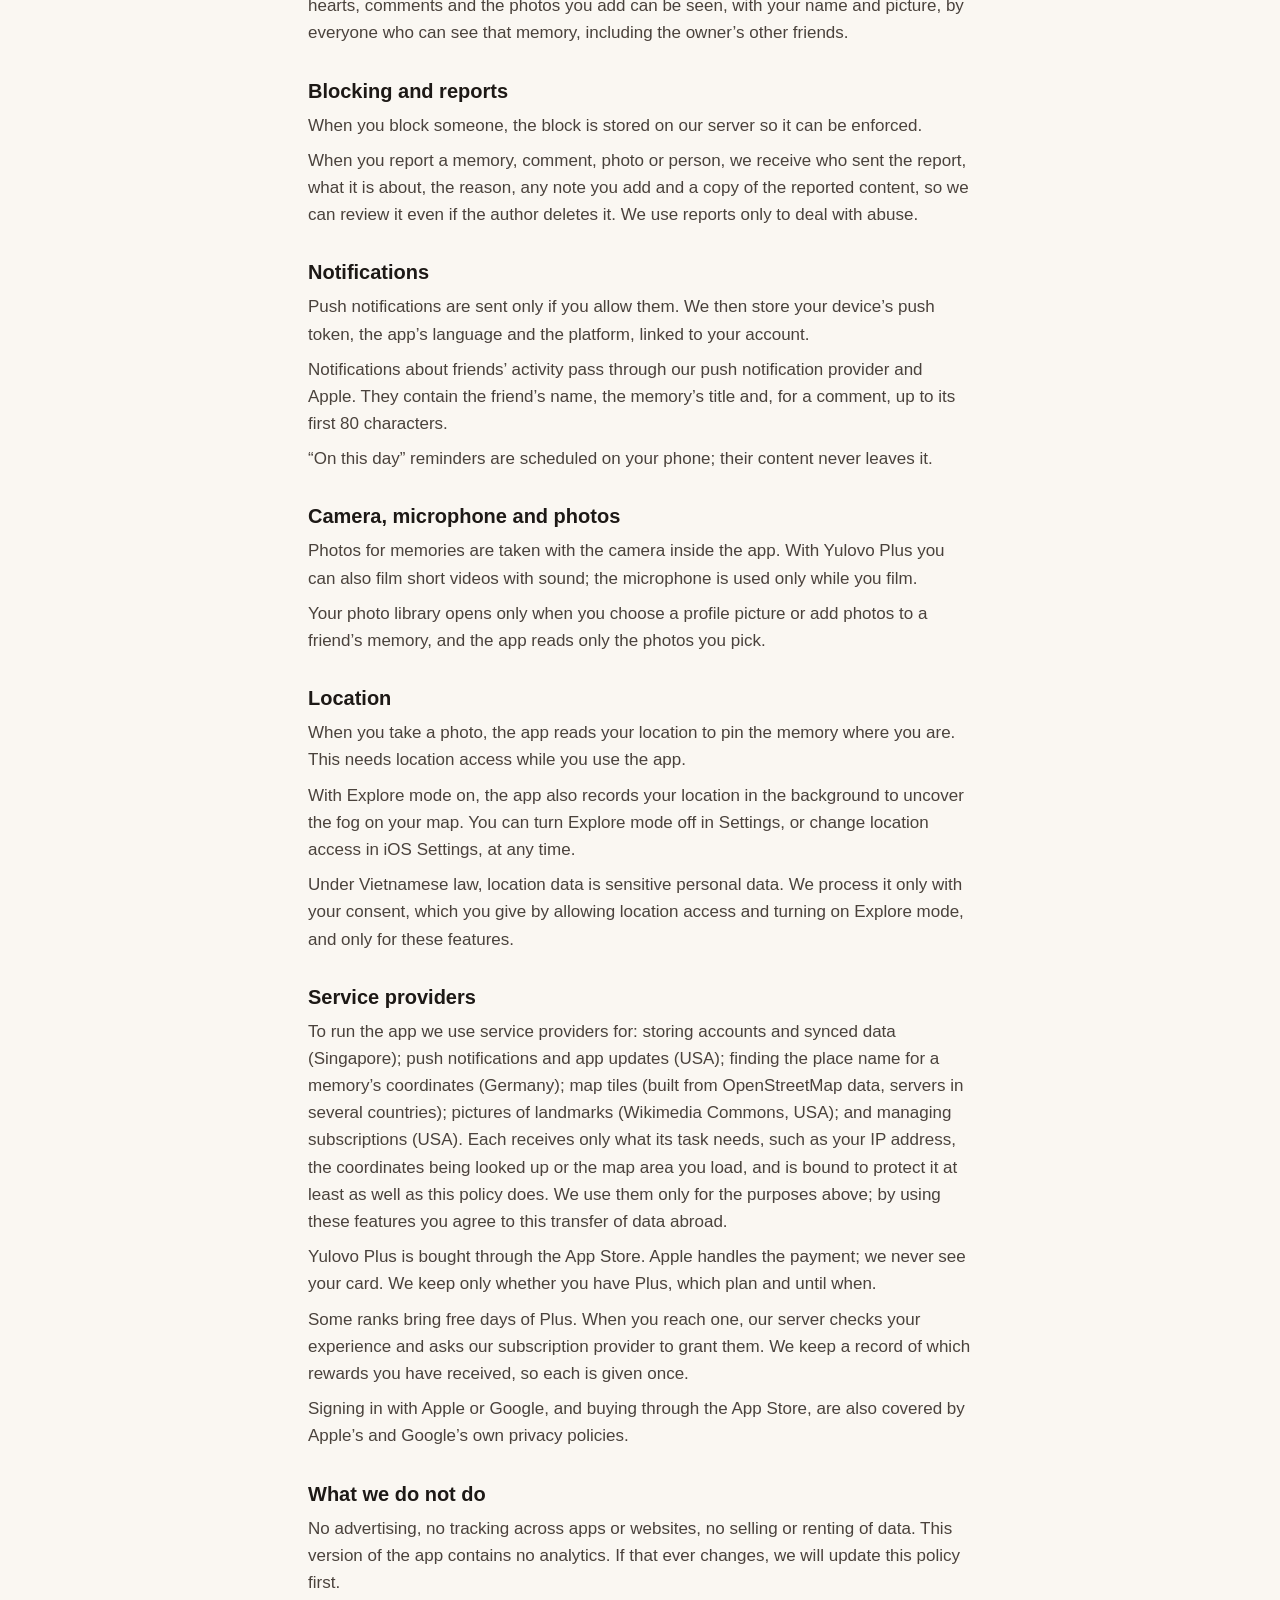
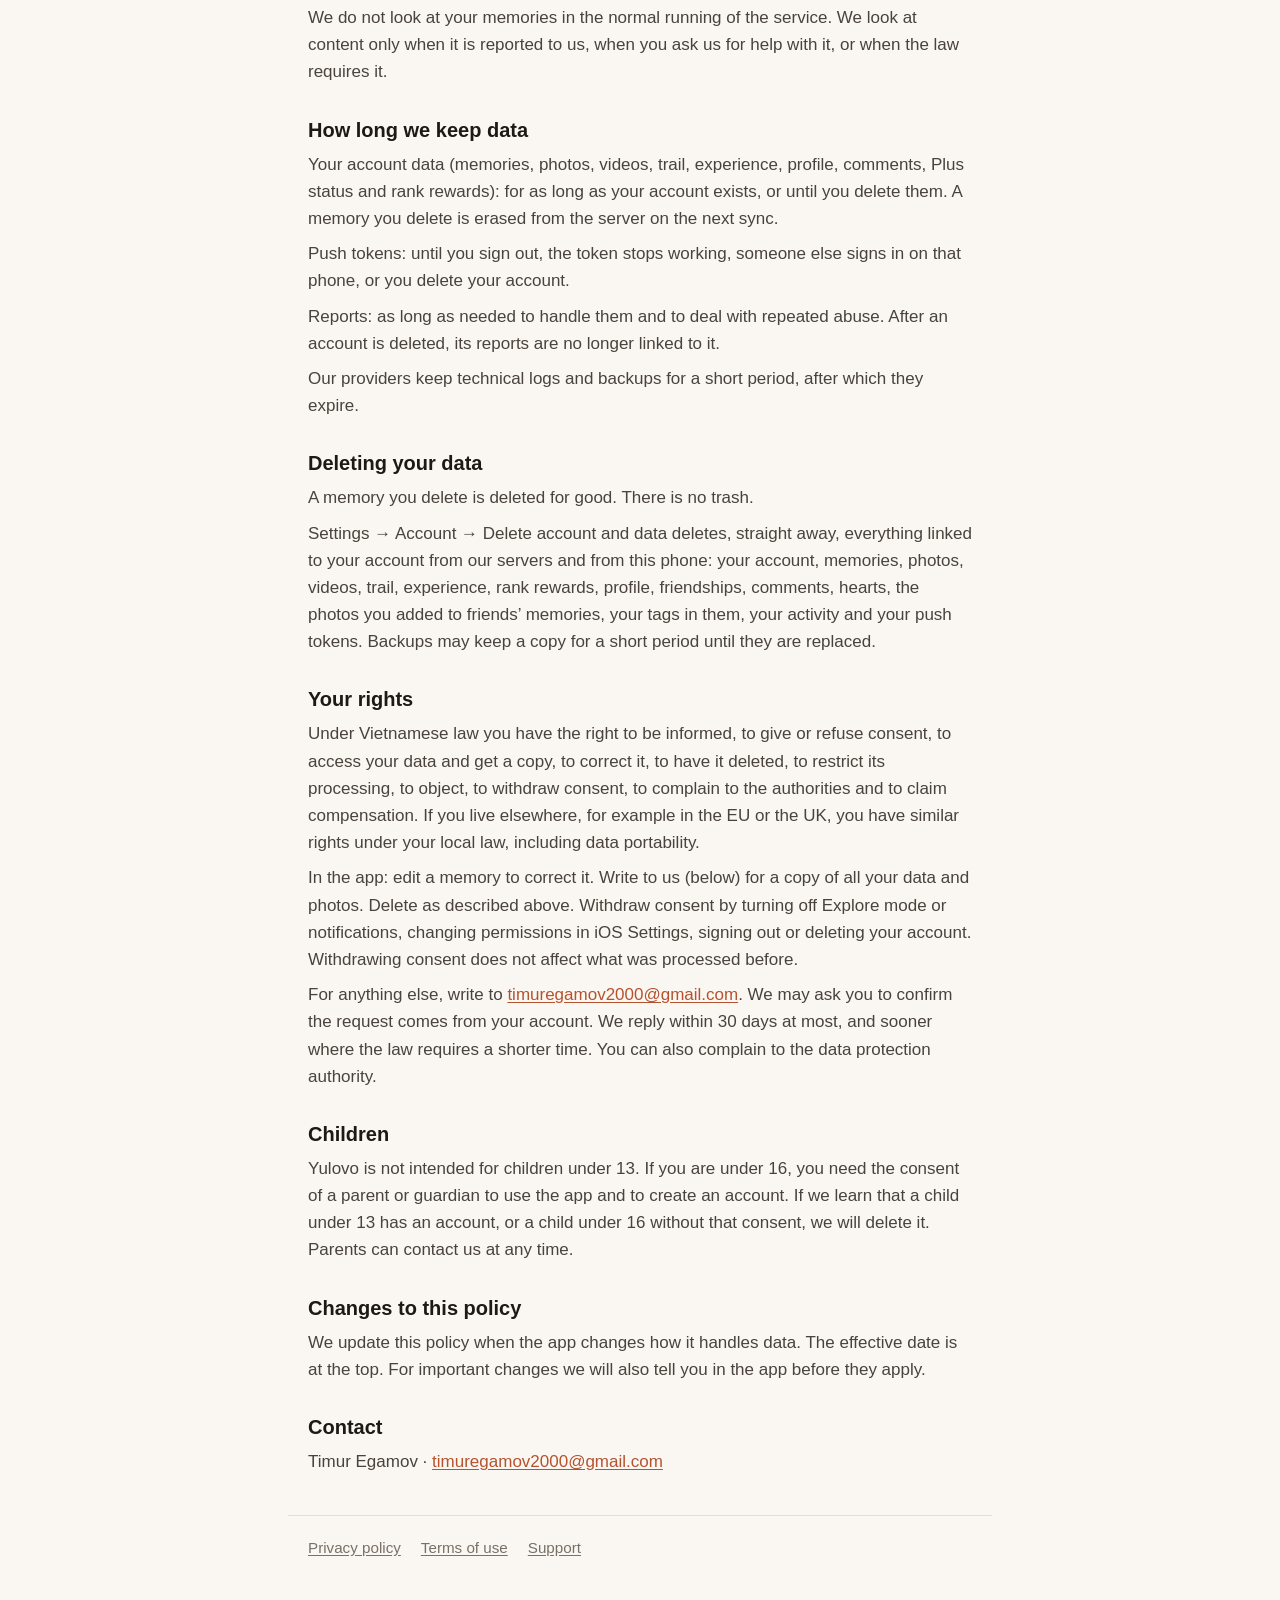
<file: privacy.html>
<!doctype html>
<html lang="en">
<head>
  <meta charset="utf-8">
  <meta name="viewport" content="width=device-width, initial-scale=1">
  <meta name="color-scheme" content="light dark">
  <title>Privacy policy · Yulovo</title>
  <link rel="icon" type="image/png" sizes="64x64" href="favicon.png">
  <link rel="apple-touch-icon" href="apple-touch-icon.png">
  <link rel="stylesheet" href="style.css">
  <link rel="alternate" hreflang="vi" href="privacy-vi.html">
</head>
<body>
  <header class="top">
    <a class="brand" href="index.html">Yulovo</a>
    <a class="lang" href="privacy-vi.html" hreflang="vi" lang="vi">Tiếng Việt</a>
  </header>
  <main>
    <h1>Privacy policy</h1>
    <p class="updated">Effective 11 November 2026</p>
    <nav class="toc" aria-label="Contents">
      <details>
        <summary>Contents</summary>
        <ol>
          <li><a href="#who-is-responsible">Who is responsible</a></li>
          <li><a href="#what-we-collect">What we collect</a></li>
          <li><a href="#what-friends-see">What friends see</a></li>
          <li><a href="#blocking-and-reports">Blocking and reports</a></li>
          <li><a href="#notifications">Notifications</a></li>
          <li><a href="#camera-microphone-and-photos">Camera, microphone and photos</a></li>
          <li><a href="#location">Location</a></li>
          <li><a href="#service-providers">Service providers</a></li>
          <li><a href="#what-we-do-not-do">What we do not do</a></li>
          <li><a href="#how-long-we-keep-data">How long we keep data</a></li>
          <li><a href="#deleting-your-data">Deleting your data</a></li>
          <li><a href="#your-rights">Your rights</a></li>
          <li><a href="#children">Children</a></li>
          <li><a href="#changes-to-this-policy">Changes to this policy</a></li>
          <li><a href="#contact">Contact</a></li>
        </ol>
      </details>
    </nav>
    <section id="who-is-responsible">
      <h2>Who is responsible</h2>
      <p>Yulovo is published by Timur Egamov, an individual developer (“we”, “us”). We decide how your personal data is processed and are responsible for it under Vietnam’s personal data protection law. Contact: <a href="mailto:timuregamov2000@gmail.com">timuregamov2000@gmail.com</a>.</p>
    </section>
    <section id="what-we-collect">
      <h2>What we collect</h2>
      <p>Your memories (photos, videos, title, story, dates, place name, address and coordinates, the people and tags you add), your trail and your settings are stored on your phone. If you do not sign in, they stay there and we receive none of them.</p>
      <p>You can sign in with Apple or Google. We then receive an account identifier and your email address (or a private relay address, if you hide your email with Apple), and the name and profile picture Apple or Google pass on. They become your display name and picture, which friends see; you can change both at any time.</p>
      <p>When you are signed in, your memories, photos, videos and trail are synced to our servers, so they are safe when you change phones and you can share them with friends. Memories you made before signing in move into your account. Connections are encrypted, and access rules let only you read your own data, apart from what friends see as described below. We never see or store a password.</p>
      <p>Experience and ranks: the app keeps a record of what earned you experience: how much ground you have uncovered in total, the photos that counted, the landmarks you found and when, and the dates of quiet stretches when you earned nothing. Your level and rank are worked out from it. When you are signed in, this record is synced to our servers like your memories.</p>
      <p>To show landmarks on the map, the app asks our servers for those in the country you are in or around the area you are looking at. We do not keep a record of these requests.</p>
    </section>
    <section id="what-friends-see">
      <h2>What friends see</h2>
      <p>You add friends with an invite code or link. Anyone who has your code or link can see your display name, level, rank and whether you have Yulovo Plus before adding you. You can make a new code at any time; the old one then stops working.</p>
      <p>Your level, rank and whether you have Yulovo Plus are shown next to your name and picture wherever those appear: to your friends, and also to people who see your hearts or comments on a memory, your friend requests, or you in a friend’s list of friends. They see your experience total only, never the record of what earned it.</p>
      <p>Your friends see your display name and profile picture, and every memory of yours that is not set to “Only me”: its title, photos, place name and exact pin, dates, the friends you tagged, and the hearts and comments on it with the names and pictures of the people who left them.</p>
      <p>Friends never see your stories, the people and tags you type into a memory, or memories set to “Only me”.</p>
      <p>Your trail (where you have been, the uncovered fog) is not shared unless you turn on “Share where I’ve been” in Settings → Privacy. Friends then see the uncovered areas, rounded to about 100 m. This is off until you turn it on.</p>
      <p>Friends can heart and comment on your memories, tag you in theirs and add photos to memories they tagged you in. A memory you are tagged in appears on your map. Your hearts, comments and the photos you add can be seen, with your name and picture, by everyone who can see that memory, including the owner’s other friends.</p>
    </section>
    <section id="blocking-and-reports">
      <h2>Blocking and reports</h2>
      <p>When you block someone, the block is stored on our server so it can be enforced.</p>
      <p>When you report a memory, comment, photo or person, we receive who sent the report, what it is about, the reason, any note you add and a copy of the reported content, so we can review it even if the author deletes it. We use reports only to deal with abuse.</p>
    </section>
    <section id="notifications">
      <h2>Notifications</h2>
      <p>Push notifications are sent only if you allow them. We then store your device’s push token, the app’s language and the platform, linked to your account.</p>
      <p>Notifications about friends’ activity pass through our push notification provider and Apple. They contain the friend’s name, the memory’s title and, for a comment, up to its first 80 characters.</p>
      <p>“On this day” reminders are scheduled on your phone; their content never leaves it.</p>
    </section>
    <section id="camera-microphone-and-photos">
      <h2>Camera, microphone and photos</h2>
      <p>Photos for memories are taken with the camera inside the app. With Yulovo Plus you can also film short videos with sound; the microphone is used only while you film.</p>
      <p>Your photo library opens only when you choose a profile picture or add photos to a friend’s memory, and the app reads only the photos you pick.</p>
    </section>
    <section id="location">
      <h2>Location</h2>
      <p>When you take a photo, the app reads your location to pin the memory where you are. This needs location access while you use the app.</p>
      <p>With Explore mode on, the app also records your location in the background to uncover the fog on your map. You can turn Explore mode off in Settings, or change location access in iOS Settings, at any time.</p>
      <p>Under Vietnamese law, location data is sensitive personal data. We process it only with your consent, which you give by allowing location access and turning on Explore mode, and only for these features.</p>
    </section>
    <section id="service-providers">
      <h2>Service providers</h2>
      <p>To run the app we use service providers for: storing accounts and synced data (Singapore); push notifications and app updates (USA); finding the place name for a memory’s coordinates (Germany); map tiles (built from OpenStreetMap data, servers in several countries); pictures of landmarks (Wikimedia Commons, USA); and managing subscriptions (USA). Each receives only what its task needs, such as your IP address, the coordinates being looked up or the map area you load, and is bound to protect it at least as well as this policy does. We use them only for the purposes above; by using these features you agree to this transfer of data abroad.</p>
      <p>Yulovo Plus is bought through the App Store. Apple handles the payment; we never see your card. We keep only whether you have Plus, which plan and until when.</p>
      <p>Some ranks bring free days of Plus. When you reach one, our server checks your experience and asks our subscription provider to grant them. We keep a record of which rewards you have received, so each is given once.</p>
      <p>Signing in with Apple or Google, and buying through the App Store, are also covered by Apple’s and Google’s own privacy policies.</p>
    </section>
    <section id="what-we-do-not-do">
      <h2>What we do not do</h2>
      <p>No advertising, no tracking across apps or websites, no selling or renting of data. This version of the app contains no analytics. If that ever changes, we will update this policy first.</p>
      <p>We do not look at your memories in the normal running of the service. We look at content only when it is reported to us, when you ask us for help with it, or when the law requires it.</p>
    </section>
    <section id="how-long-we-keep-data">
      <h2>How long we keep data</h2>
      <p>Your account data (memories, photos, videos, trail, experience, profile, comments, Plus status and rank rewards): for as long as your account exists, or until you delete them. A memory you delete is erased from the server on the next sync.</p>
      <p>Push tokens: until you sign out, the token stops working, someone else signs in on that phone, or you delete your account.</p>
      <p>Reports: as long as needed to handle them and to deal with repeated abuse. After an account is deleted, its reports are no longer linked to it.</p>
      <p>Our providers keep technical logs and backups for a short period, after which they expire.</p>
    </section>
    <section id="deleting-your-data">
      <h2>Deleting your data</h2>
      <p>A memory you delete is deleted for good. There is no trash.</p>
      <p>Settings → Account → Delete account and data deletes, straight away, everything linked to your account from our servers and from this phone: your account, memories, photos, videos, trail, experience, rank rewards, profile, friendships, comments, hearts, the photos you added to friends’ memories, your tags in them, your activity and your push tokens. Backups may keep a copy for a short period until they are replaced.</p>
    </section>
    <section id="your-rights">
      <h2>Your rights</h2>
      <p>Under Vietnamese law you have the right to be informed, to give or refuse consent, to access your data and get a copy, to correct it, to have it deleted, to restrict its processing, to object, to withdraw consent, to complain to the authorities and to claim compensation. If you live elsewhere, for example in the EU or the UK, you have similar rights under your local law, including data portability.</p>
      <p>In the app: edit a memory to correct it. Write to us (below) for a copy of all your data and photos. Delete as described above. Withdraw consent by turning off Explore mode or notifications, changing permissions in iOS Settings, signing out or deleting your account. Withdrawing consent does not affect what was processed before.</p>
      <p>For anything else, write to <a href="mailto:timuregamov2000@gmail.com">timuregamov2000@gmail.com</a>. We may ask you to confirm the request comes from your account. We reply within 30 days at most, and sooner where the law requires a shorter time. You can also complain to the data protection authority.</p>
    </section>
    <section id="children">
      <h2>Children</h2>
      <p>Yulovo is not intended for children under 13. If you are under 16, you need the consent of a parent or guardian to use the app and to create an account. If we learn that a child under 13 has an account, or a child under 16 without that consent, we will delete it. Parents can contact us at any time.</p>
    </section>
    <section id="changes-to-this-policy">
      <h2>Changes to this policy</h2>
      <p>We update this policy when the app changes how it handles data. The effective date is at the top. For important changes we will also tell you in the app before they apply.</p>
    </section>
    <section id="contact">
      <h2>Contact</h2>
      <p>Timur Egamov · <a href="mailto:timuregamov2000@gmail.com">timuregamov2000@gmail.com</a></p>
    </section>
  </main>
  <footer>
    <a href="privacy.html">Privacy policy</a>
    <a href="terms.html">Terms of use</a>
    <a href="support.html">Support</a>
  </footer>
</body>
</html>
</file>
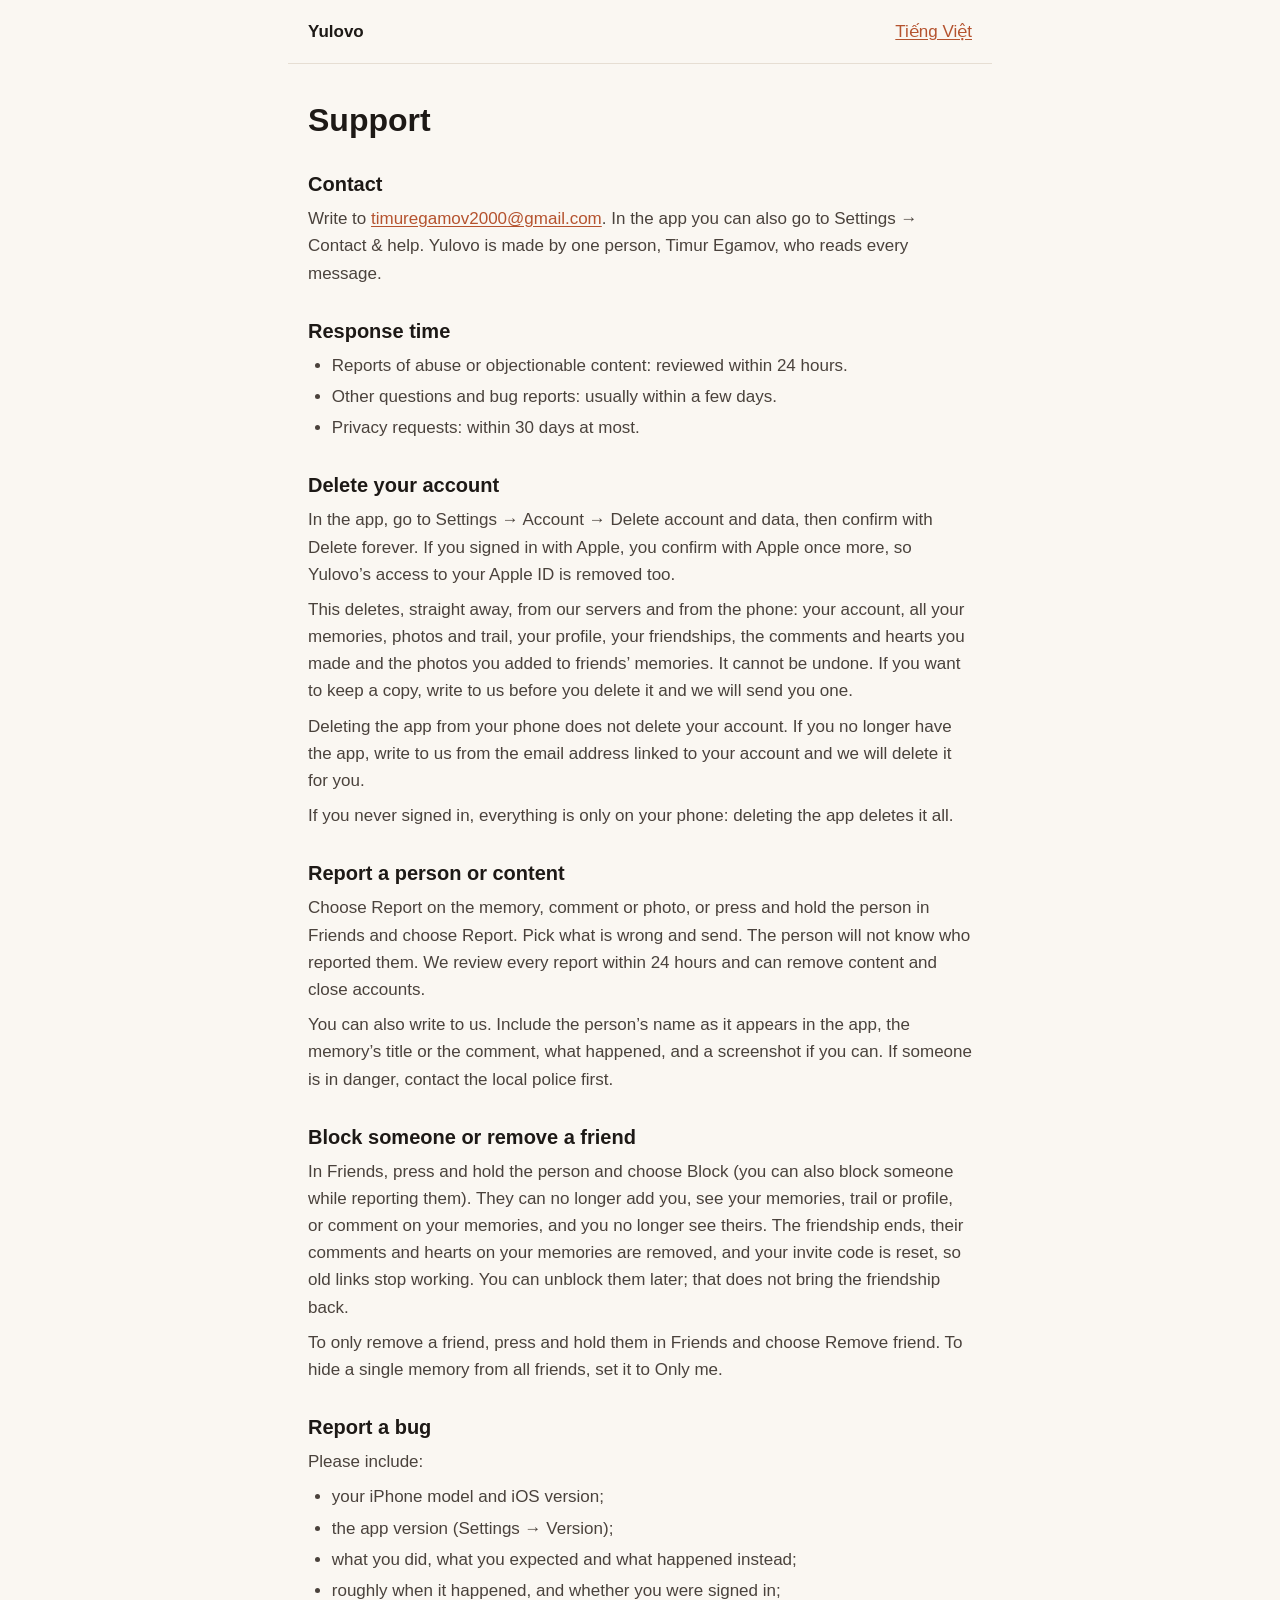
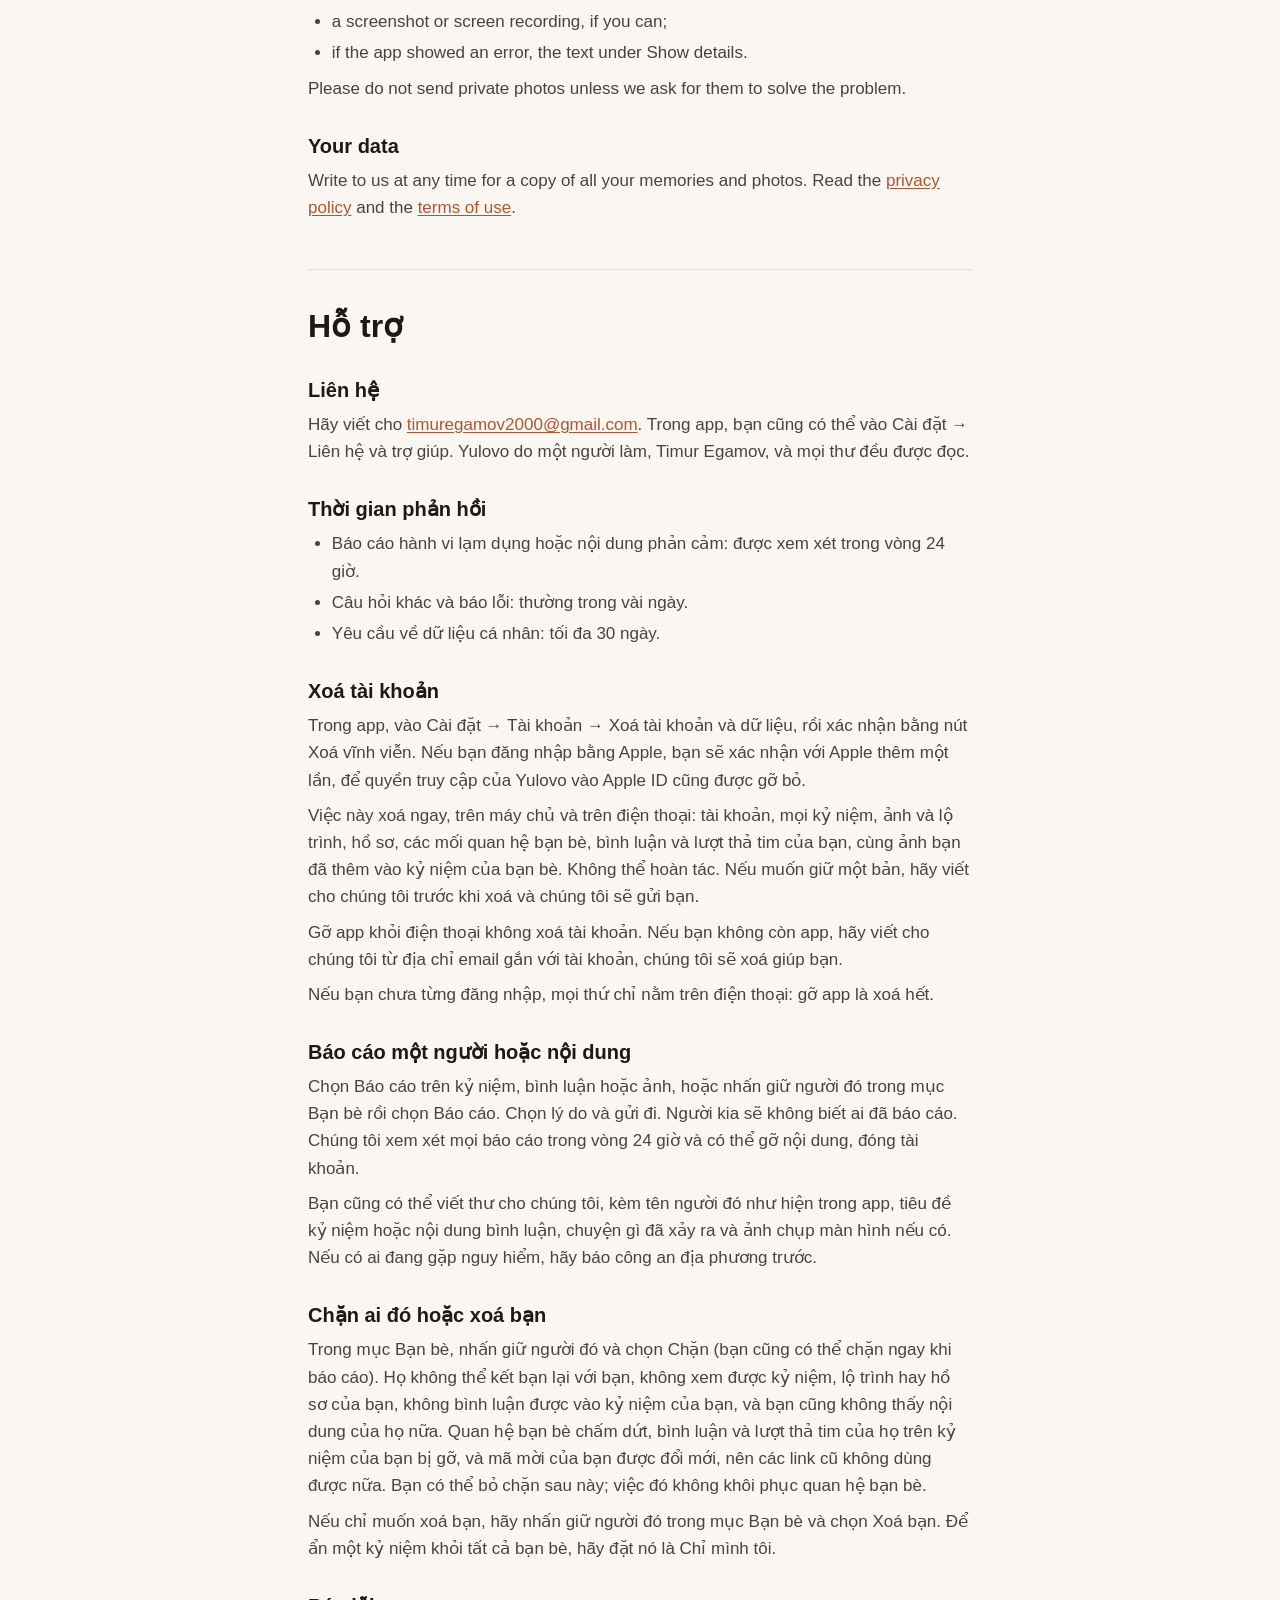
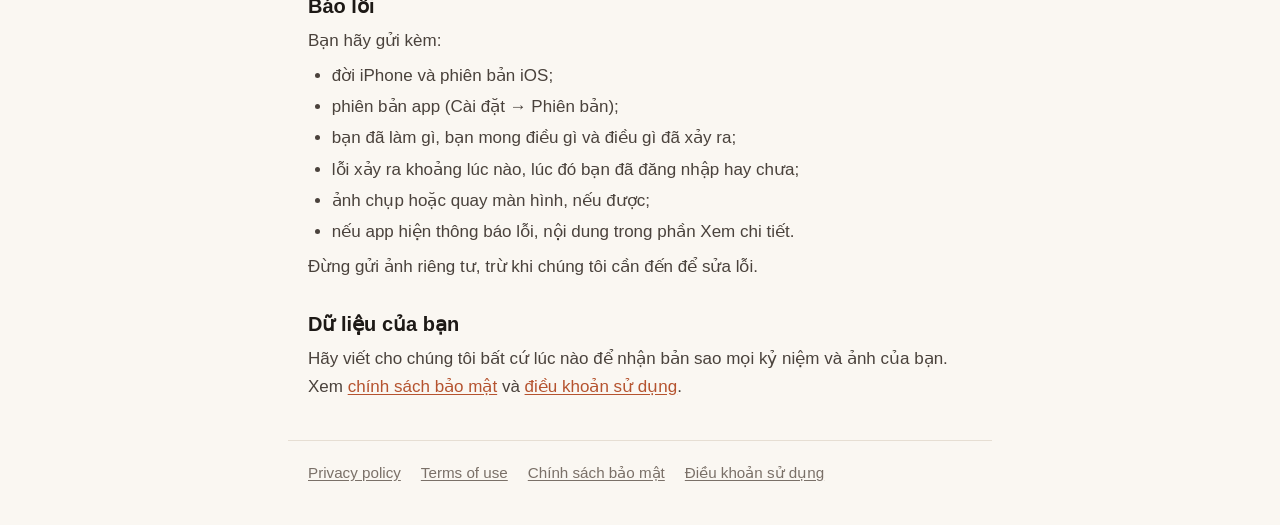
<file: support.html>
<!doctype html>
<html lang="en">
<head>
  <meta charset="utf-8">
  <meta name="viewport" content="width=device-width, initial-scale=1">
  <meta name="color-scheme" content="light dark">
  <title>Support · Yulovo</title>
  <meta name="description" content="Help with Yulovo: contact, deleting your account, reporting and blocking, bug reports.">
  <link rel="icon" type="image/png" sizes="64x64" href="favicon.png">
  <link rel="apple-touch-icon" href="apple-touch-icon.png">
  <link rel="stylesheet" href="style.css">
</head>
<body>
  <header class="top">
    <a class="brand" href="index.html">Yulovo</a>
    <a class="lang" href="#vi" hreflang="vi" lang="vi">Tiếng Việt</a>
  </header>
  <main>
    <section class="lang-block" lang="en">
      <h1>Support</h1>

      <h2 id="contact">Contact</h2>
      <p>Write to <a href="mailto:timuregamov2000@gmail.com">timuregamov2000@gmail.com</a>. In the app you can also go to Settings → Contact &amp; help. Yulovo is made by one person, Timur Egamov, who reads every message.</p>

      <h2 id="response-time">Response time</h2>
      <ul>
        <li>Reports of abuse or objectionable content: reviewed within 24 hours.</li>
        <li>Other questions and bug reports: usually within a few days.</li>
        <li>Privacy requests: within 30 days at most.</li>
      </ul>

      <h2 id="delete-account">Delete your account</h2>
      <p>In the app, go to Settings → Account → Delete account and data, then confirm with Delete forever. If you signed in with Apple, you confirm with Apple once more, so Yulovo’s access to your Apple ID is removed too.</p>
      <p>This deletes, straight away, from our servers and from the phone: your account, all your memories, photos and trail, your profile, your friendships, the comments and hearts you made and the photos you added to friends’ memories. It cannot be undone. If you want to keep a copy, write to us before you delete it and we will send you one.</p>
      <p>Deleting the app from your phone does not delete your account. If you no longer have the app, write to us from the email address linked to your account and we will delete it for you.</p>
      <p>If you never signed in, everything is only on your phone: deleting the app deletes it all.</p>

      <h2 id="report">Report a person or content</h2>
      <p>Choose Report on the memory, comment or photo, or press and hold the person in Friends and choose Report. Pick what is wrong and send. The person will not know who reported them. We review every report within 24 hours and can remove content and close accounts.</p>
      <p>You can also write to us. Include the person’s name as it appears in the app, the memory’s title or the comment, what happened, and a screenshot if you can. If someone is in danger, contact the local police first.</p>

      <h2 id="block">Block someone or remove a friend</h2>
      <p>In Friends, press and hold the person and choose Block (you can also block someone while reporting them). They can no longer add you, see your memories, trail or profile, or comment on your memories, and you no longer see theirs. The friendship ends, their comments and hearts on your memories are removed, and your invite code is reset, so old links stop working. You can unblock them later; that does not bring the friendship back.</p>
      <p>To only remove a friend, press and hold them in Friends and choose Remove friend. To hide a single memory from all friends, set it to Only me.</p>

      <h2 id="bug-report">Report a bug</h2>
      <p>Please include:</p>
      <ul>
        <li>your iPhone model and iOS version;</li>
        <li>the app version (Settings → Version);</li>
        <li>what you did, what you expected and what happened instead;</li>
        <li>roughly when it happened, and whether you were signed in;</li>
        <li>a screenshot or screen recording, if you can;</li>
        <li>if the app showed an error, the text under Show details.</li>
      </ul>
      <p>Please do not send private photos unless we ask for them to solve the problem.</p>

      <h2 id="privacy">Your data</h2>
      <p>Write to us at any time for a copy of all your memories and photos. Read the <a href="privacy.html">privacy policy</a> and the <a href="terms.html">terms of use</a>.</p>
    </section>

    <section class="lang-block" id="vi" lang="vi">
      <h1>Hỗ trợ</h1>

      <h2 id="lien-he">Liên hệ</h2>
      <p>Hãy viết cho <a href="mailto:timuregamov2000@gmail.com">timuregamov2000@gmail.com</a>. Trong app, bạn cũng có thể vào Cài đặt → Liên hệ và trợ giúp. Yulovo do một người làm, Timur Egamov, và mọi thư đều được đọc.</p>

      <h2 id="thoi-gian-phan-hoi">Thời gian phản hồi</h2>
      <ul>
        <li>Báo cáo hành vi lạm dụng hoặc nội dung phản cảm: được xem xét trong vòng 24 giờ.</li>
        <li>Câu hỏi khác và báo lỗi: thường trong vài ngày.</li>
        <li>Yêu cầu về dữ liệu cá nhân: tối đa 30 ngày.</li>
      </ul>

      <h2 id="xoa-tai-khoan">Xoá tài khoản</h2>
      <p>Trong app, vào Cài đặt → Tài khoản → Xoá tài khoản và dữ liệu, rồi xác nhận bằng nút Xoá vĩnh viễn. Nếu bạn đăng nhập bằng Apple, bạn sẽ xác nhận với Apple thêm một lần, để quyền truy cập của Yulovo vào Apple ID cũng được gỡ bỏ.</p>
      <p>Việc này xoá ngay, trên máy chủ và trên điện thoại: tài khoản, mọi kỷ niệm, ảnh và lộ trình, hồ sơ, các mối quan hệ bạn bè, bình luận và lượt thả tim của bạn, cùng ảnh bạn đã thêm vào kỷ niệm của bạn bè. Không thể hoàn tác. Nếu muốn giữ một bản, hãy viết cho chúng tôi trước khi xoá và chúng tôi sẽ gửi bạn.</p>
      <p>Gỡ app khỏi điện thoại không xoá tài khoản. Nếu bạn không còn app, hãy viết cho chúng tôi từ địa chỉ email gắn với tài khoản, chúng tôi sẽ xoá giúp bạn.</p>
      <p>Nếu bạn chưa từng đăng nhập, mọi thứ chỉ nằm trên điện thoại: gỡ app là xoá hết.</p>

      <h2 id="bao-cao">Báo cáo một người hoặc nội dung</h2>
      <p>Chọn Báo cáo trên kỷ niệm, bình luận hoặc ảnh, hoặc nhấn giữ người đó trong mục Bạn bè rồi chọn Báo cáo. Chọn lý do và gửi đi. Người kia sẽ không biết ai đã báo cáo. Chúng tôi xem xét mọi báo cáo trong vòng 24 giờ và có thể gỡ nội dung, đóng tài khoản.</p>
      <p>Bạn cũng có thể viết thư cho chúng tôi, kèm tên người đó như hiện trong app, tiêu đề kỷ niệm hoặc nội dung bình luận, chuyện gì đã xảy ra và ảnh chụp màn hình nếu có. Nếu có ai đang gặp nguy hiểm, hãy báo công an địa phương trước.</p>

      <h2 id="chan">Chặn ai đó hoặc xoá bạn</h2>
      <p>Trong mục Bạn bè, nhấn giữ người đó và chọn Chặn (bạn cũng có thể chặn ngay khi báo cáo). Họ không thể kết bạn lại với bạn, không xem được kỷ niệm, lộ trình hay hồ sơ của bạn, không bình luận được vào kỷ niệm của bạn, và bạn cũng không thấy nội dung của họ nữa. Quan hệ bạn bè chấm dứt, bình luận và lượt thả tim của họ trên kỷ niệm của bạn bị gỡ, và mã mời của bạn được đổi mới, nên các link cũ không dùng được nữa. Bạn có thể bỏ chặn sau này; việc đó không khôi phục quan hệ bạn bè.</p>
      <p>Nếu chỉ muốn xoá bạn, hãy nhấn giữ người đó trong mục Bạn bè và chọn Xoá bạn. Để ẩn một kỷ niệm khỏi tất cả bạn bè, hãy đặt nó là Chỉ mình tôi.</p>

      <h2 id="bao-loi">Báo lỗi</h2>
      <p>Bạn hãy gửi kèm:</p>
      <ul>
        <li>đời iPhone và phiên bản iOS;</li>
        <li>phiên bản app (Cài đặt → Phiên bản);</li>
        <li>bạn đã làm gì, bạn mong điều gì và điều gì đã xảy ra;</li>
        <li>lỗi xảy ra khoảng lúc nào, lúc đó bạn đã đăng nhập hay chưa;</li>
        <li>ảnh chụp hoặc quay màn hình, nếu được;</li>
        <li>nếu app hiện thông báo lỗi, nội dung trong phần Xem chi tiết.</li>
      </ul>
      <p>Đừng gửi ảnh riêng tư, trừ khi chúng tôi cần đến để sửa lỗi.</p>

      <h2 id="du-lieu">Dữ liệu của bạn</h2>
      <p>Hãy viết cho chúng tôi bất cứ lúc nào để nhận bản sao mọi kỷ niệm và ảnh của bạn. Xem <a href="privacy-vi.html">chính sách bảo mật</a> và <a href="terms-vi.html">điều khoản sử dụng</a>.</p>
    </section>
  </main>
  <footer>
    <a href="privacy.html">Privacy policy</a>
    <a href="terms.html">Terms of use</a>
    <a href="privacy-vi.html" lang="vi">Chính sách bảo mật</a>
    <a href="terms-vi.html" lang="vi">Điều khoản sử dụng</a>
  </footer>
</body>
</html>
</file>
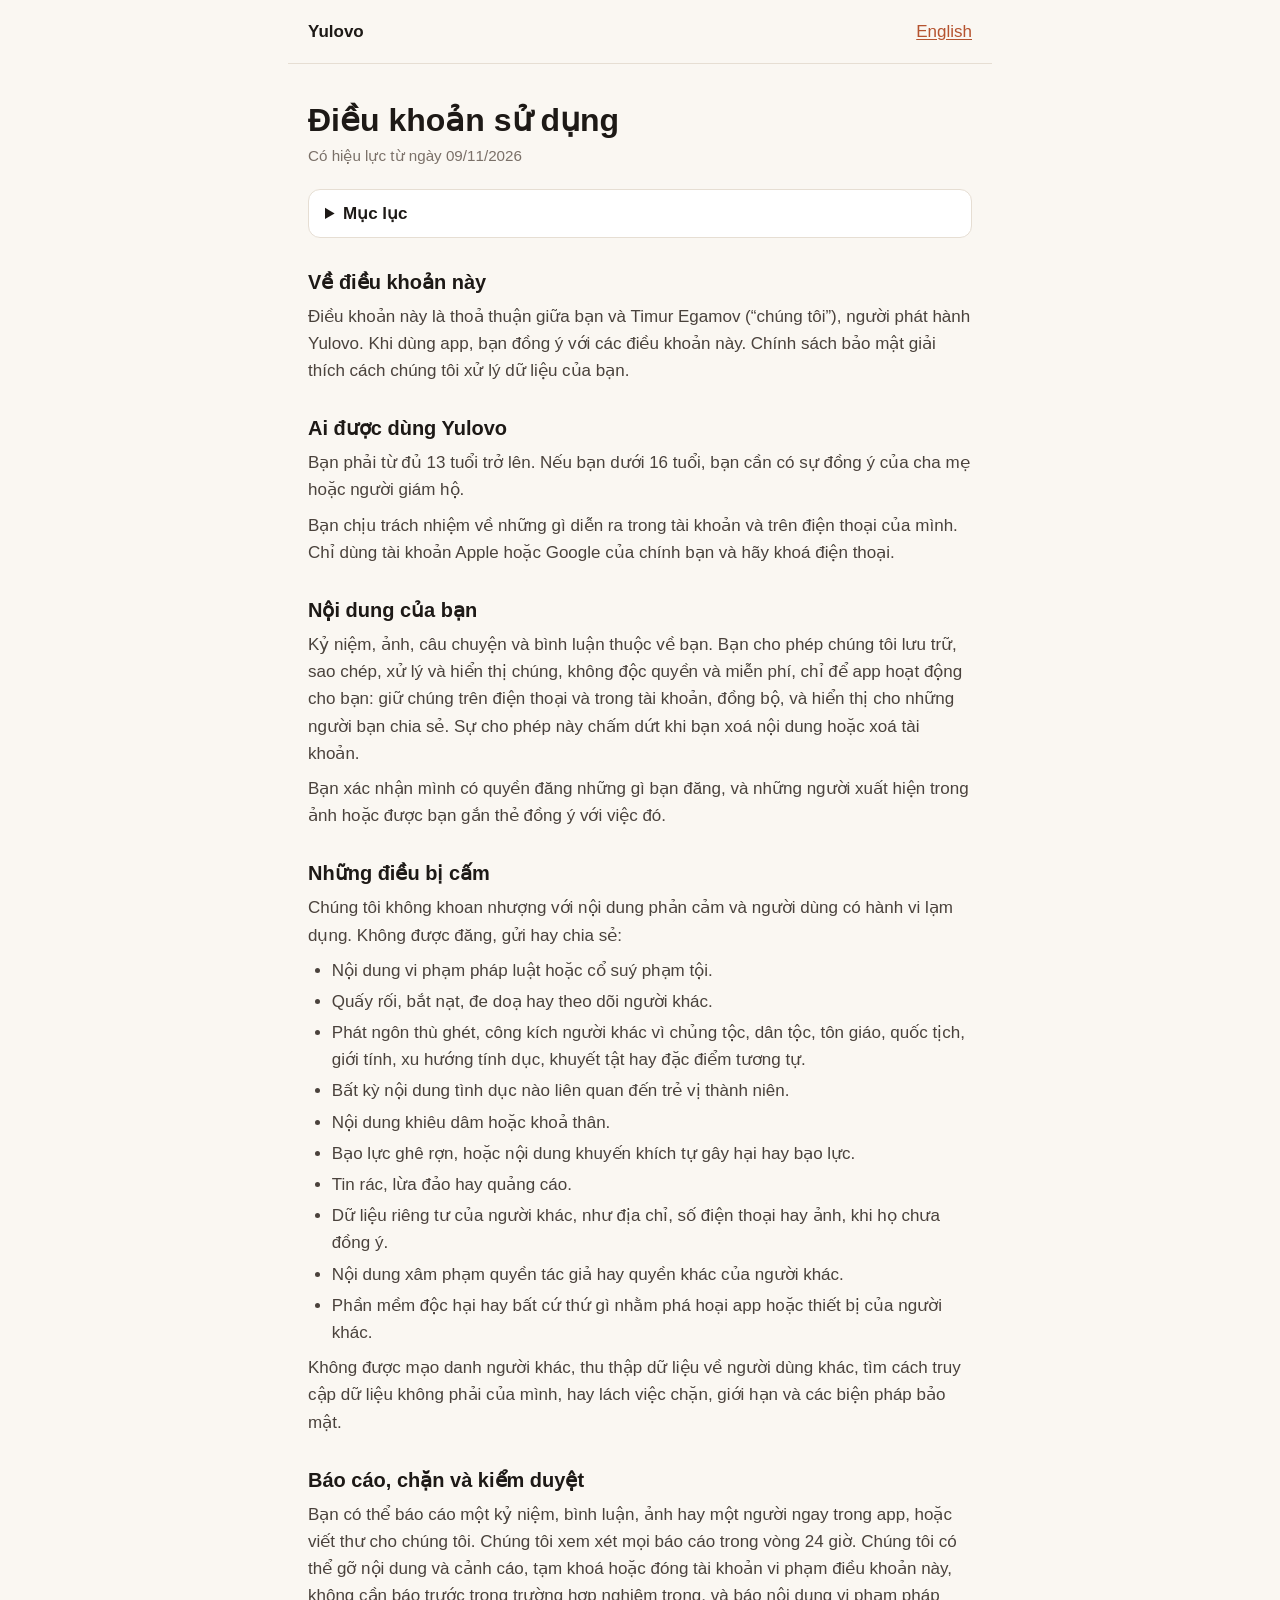
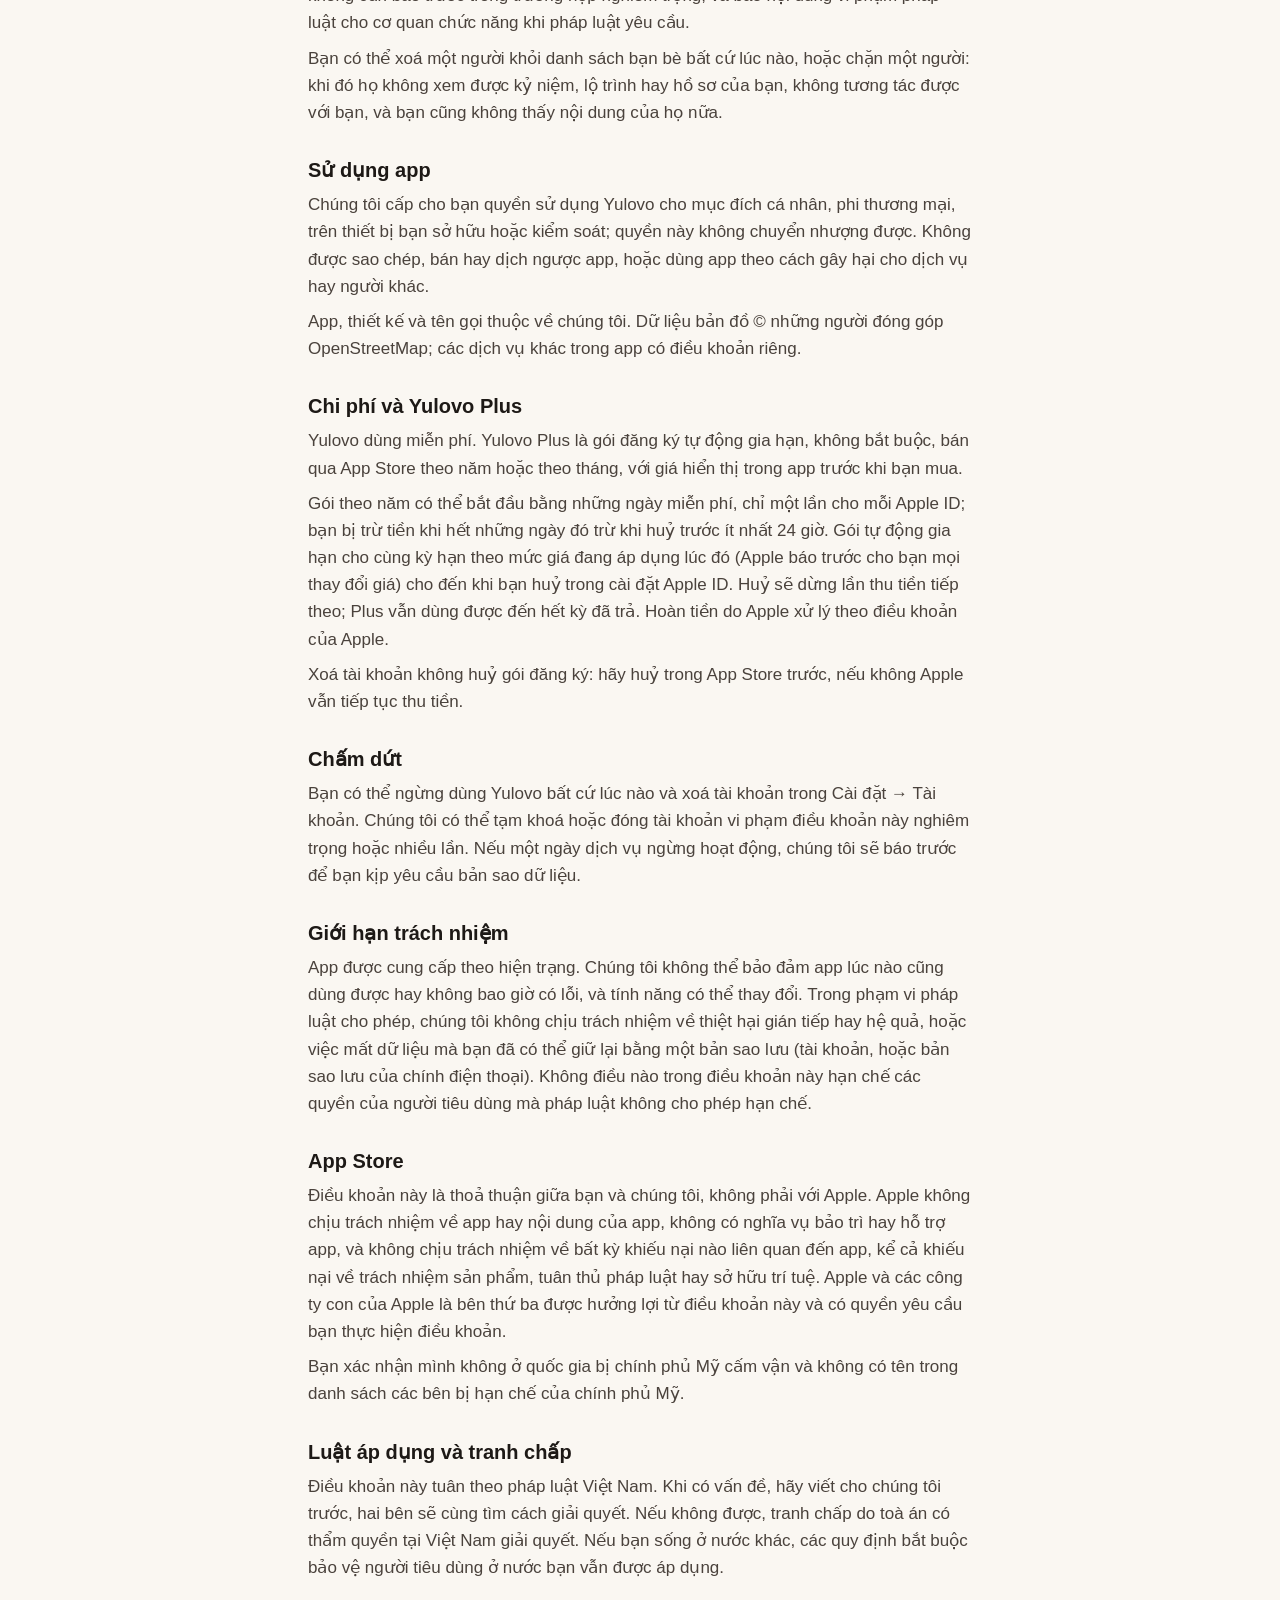
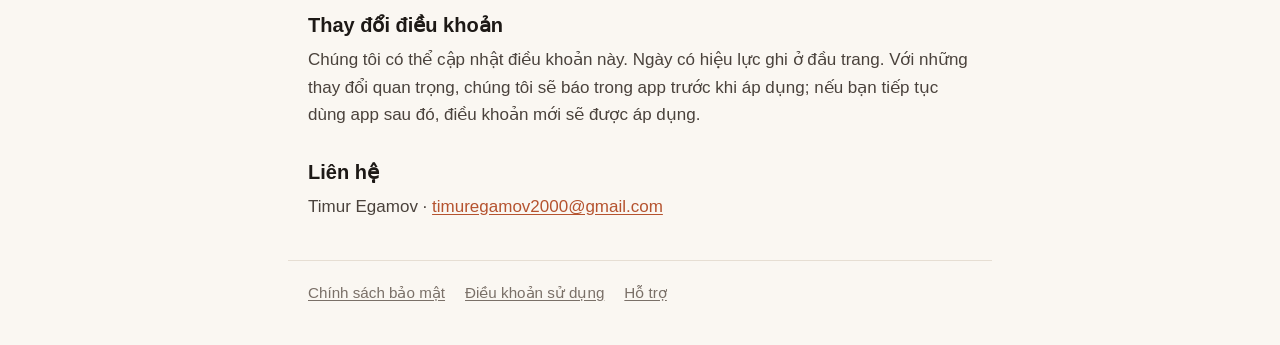
<file: terms-vi.html>
<!doctype html>
<html lang="vi">
<head>
  <meta charset="utf-8">
  <meta name="viewport" content="width=device-width, initial-scale=1">
  <meta name="color-scheme" content="light dark">
  <title>Điều khoản sử dụng · Yulovo</title>
  <link rel="icon" type="image/png" sizes="64x64" href="favicon.png">
  <link rel="apple-touch-icon" href="apple-touch-icon.png">
  <link rel="stylesheet" href="style.css">
  <link rel="alternate" hreflang="en" href="terms.html">
</head>
<body>
  <header class="top">
    <a class="brand" href="index.html">Yulovo</a>
    <a class="lang" href="terms.html" hreflang="en" lang="en">English</a>
  </header>
  <main>
    <h1>Điều khoản sử dụng</h1>
    <p class="updated">Có hiệu lực từ ngày 09/11/2026</p>
    <nav class="toc" aria-label="Mục lục">
      <details>
        <summary>Mục lục</summary>
        <ol>
          <li><a href="#ve-dieu-khoan-nay">Về điều khoản này</a></li>
          <li><a href="#ai-duoc-dung-yulovo">Ai được dùng Yulovo</a></li>
          <li><a href="#noi-dung-cua-ban">Nội dung của bạn</a></li>
          <li><a href="#nhung-dieu-bi-cam">Những điều bị cấm</a></li>
          <li><a href="#bao-cao-chan-va-kiem-duyet">Báo cáo, chặn và kiểm duyệt</a></li>
          <li><a href="#su-dung-app">Sử dụng app</a></li>
          <li><a href="#chi-phi-va-yulovo-plus">Chi phí và Yulovo Plus</a></li>
          <li><a href="#cham-dut">Chấm dứt</a></li>
          <li><a href="#gioi-han-trach-nhiem">Giới hạn trách nhiệm</a></li>
          <li><a href="#app-store">App Store</a></li>
          <li><a href="#luat-ap-dung-va-tranh-chap">Luật áp dụng và tranh chấp</a></li>
          <li><a href="#thay-doi-dieu-khoan">Thay đổi điều khoản</a></li>
          <li><a href="#lien-he">Liên hệ</a></li>
        </ol>
      </details>
    </nav>
    <section id="ve-dieu-khoan-nay">
      <h2>Về điều khoản này</h2>
      <p>Điều khoản này là thoả thuận giữa bạn và Timur Egamov (“chúng tôi”), người phát hành Yulovo. Khi dùng app, bạn đồng ý với các điều khoản này. Chính sách bảo mật giải thích cách chúng tôi xử lý dữ liệu của bạn.</p>
    </section>
    <section id="ai-duoc-dung-yulovo">
      <h2>Ai được dùng Yulovo</h2>
      <p>Bạn phải từ đủ 13 tuổi trở lên. Nếu bạn dưới 16 tuổi, bạn cần có sự đồng ý của cha mẹ hoặc người giám hộ.</p>
      <p>Bạn chịu trách nhiệm về những gì diễn ra trong tài khoản và trên điện thoại của mình. Chỉ dùng tài khoản Apple hoặc Google của chính bạn và hãy khoá điện thoại.</p>
    </section>
    <section id="noi-dung-cua-ban">
      <h2>Nội dung của bạn</h2>
      <p>Kỷ niệm, ảnh, câu chuyện và bình luận thuộc về bạn. Bạn cho phép chúng tôi lưu trữ, sao chép, xử lý và hiển thị chúng, không độc quyền và miễn phí, chỉ để app hoạt động cho bạn: giữ chúng trên điện thoại và trong tài khoản, đồng bộ, và hiển thị cho những người bạn chia sẻ. Sự cho phép này chấm dứt khi bạn xoá nội dung hoặc xoá tài khoản.</p>
      <p>Bạn xác nhận mình có quyền đăng những gì bạn đăng, và những người xuất hiện trong ảnh hoặc được bạn gắn thẻ đồng ý với việc đó.</p>
    </section>
    <section id="nhung-dieu-bi-cam">
      <h2>Những điều bị cấm</h2>
      <p>Chúng tôi không khoan nhượng với nội dung phản cảm và người dùng có hành vi lạm dụng. Không được đăng, gửi hay chia sẻ:</p>
      <ul>
        <li>Nội dung vi phạm pháp luật hoặc cổ suý phạm tội.</li>
        <li>Quấy rối, bắt nạt, đe doạ hay theo dõi người khác.</li>
        <li>Phát ngôn thù ghét, công kích người khác vì chủng tộc, dân tộc, tôn giáo, quốc tịch, giới tính, xu hướng tính dục, khuyết tật hay đặc điểm tương tự.</li>
        <li>Bất kỳ nội dung tình dục nào liên quan đến trẻ vị thành niên.</li>
        <li>Nội dung khiêu dâm hoặc khoả thân.</li>
        <li>Bạo lực ghê rợn, hoặc nội dung khuyến khích tự gây hại hay bạo lực.</li>
        <li>Tin rác, lừa đảo hay quảng cáo.</li>
        <li>Dữ liệu riêng tư của người khác, như địa chỉ, số điện thoại hay ảnh, khi họ chưa đồng ý.</li>
        <li>Nội dung xâm phạm quyền tác giả hay quyền khác của người khác.</li>
        <li>Phần mềm độc hại hay bất cứ thứ gì nhằm phá hoại app hoặc thiết bị của người khác.</li>
      </ul>
      <p>Không được mạo danh người khác, thu thập dữ liệu về người dùng khác, tìm cách truy cập dữ liệu không phải của mình, hay lách việc chặn, giới hạn và các biện pháp bảo mật.</p>
    </section>
    <section id="bao-cao-chan-va-kiem-duyet">
      <h2>Báo cáo, chặn và kiểm duyệt</h2>
      <p>Bạn có thể báo cáo một kỷ niệm, bình luận, ảnh hay một người ngay trong app, hoặc viết thư cho chúng tôi. Chúng tôi xem xét mọi báo cáo trong vòng 24 giờ. Chúng tôi có thể gỡ nội dung và cảnh cáo, tạm khoá hoặc đóng tài khoản vi phạm điều khoản này, không cần báo trước trong trường hợp nghiêm trọng, và báo nội dung vi phạm pháp luật cho cơ quan chức năng khi pháp luật yêu cầu.</p>
      <p>Bạn có thể xoá một người khỏi danh sách bạn bè bất cứ lúc nào, hoặc chặn một người: khi đó họ không xem được kỷ niệm, lộ trình hay hồ sơ của bạn, không tương tác được với bạn, và bạn cũng không thấy nội dung của họ nữa.</p>
    </section>
    <section id="su-dung-app">
      <h2>Sử dụng app</h2>
      <p>Chúng tôi cấp cho bạn quyền sử dụng Yulovo cho mục đích cá nhân, phi thương mại, trên thiết bị bạn sở hữu hoặc kiểm soát; quyền này không chuyển nhượng được. Không được sao chép, bán hay dịch ngược app, hoặc dùng app theo cách gây hại cho dịch vụ hay người khác.</p>
      <p>App, thiết kế và tên gọi thuộc về chúng tôi. Dữ liệu bản đồ © những người đóng góp OpenStreetMap; các dịch vụ khác trong app có điều khoản riêng.</p>
    </section>
    <section id="chi-phi-va-yulovo-plus">
      <h2>Chi phí và Yulovo Plus</h2>
      <p>Yulovo dùng miễn phí. Yulovo Plus là gói đăng ký tự động gia hạn, không bắt buộc, bán qua App Store theo năm hoặc theo tháng, với giá hiển thị trong app trước khi bạn mua.</p>
      <p>Gói theo năm có thể bắt đầu bằng những ngày miễn phí, chỉ một lần cho mỗi Apple ID; bạn bị trừ tiền khi hết những ngày đó trừ khi huỷ trước ít nhất 24 giờ. Gói tự động gia hạn cho cùng kỳ hạn theo mức giá đang áp dụng lúc đó (Apple báo trước cho bạn mọi thay đổi giá) cho đến khi bạn huỷ trong cài đặt Apple ID. Huỷ sẽ dừng lần thu tiền tiếp theo; Plus vẫn dùng được đến hết kỳ đã trả. Hoàn tiền do Apple xử lý theo điều khoản của Apple.</p>
      <p>Xoá tài khoản không huỷ gói đăng ký: hãy huỷ trong App Store trước, nếu không Apple vẫn tiếp tục thu tiền.</p>
    </section>
    <section id="cham-dut">
      <h2>Chấm dứt</h2>
      <p>Bạn có thể ngừng dùng Yulovo bất cứ lúc nào và xoá tài khoản trong Cài đặt → Tài khoản. Chúng tôi có thể tạm khoá hoặc đóng tài khoản vi phạm điều khoản này nghiêm trọng hoặc nhiều lần. Nếu một ngày dịch vụ ngừng hoạt động, chúng tôi sẽ báo trước để bạn kịp yêu cầu bản sao dữ liệu.</p>
    </section>
    <section id="gioi-han-trach-nhiem">
      <h2>Giới hạn trách nhiệm</h2>
      <p>App được cung cấp theo hiện trạng. Chúng tôi không thể bảo đảm app lúc nào cũng dùng được hay không bao giờ có lỗi, và tính năng có thể thay đổi. Trong phạm vi pháp luật cho phép, chúng tôi không chịu trách nhiệm về thiệt hại gián tiếp hay hệ quả, hoặc việc mất dữ liệu mà bạn đã có thể giữ lại bằng một bản sao lưu (tài khoản, hoặc bản sao lưu của chính điện thoại). Không điều nào trong điều khoản này hạn chế các quyền của người tiêu dùng mà pháp luật không cho phép hạn chế.</p>
    </section>
    <section id="app-store">
      <h2>App Store</h2>
      <p>Điều khoản này là thoả thuận giữa bạn và chúng tôi, không phải với Apple. Apple không chịu trách nhiệm về app hay nội dung của app, không có nghĩa vụ bảo trì hay hỗ trợ app, và không chịu trách nhiệm về bất kỳ khiếu nại nào liên quan đến app, kể cả khiếu nại về trách nhiệm sản phẩm, tuân thủ pháp luật hay sở hữu trí tuệ. Apple và các công ty con của Apple là bên thứ ba được hưởng lợi từ điều khoản này và có quyền yêu cầu bạn thực hiện điều khoản.</p>
      <p>Bạn xác nhận mình không ở quốc gia bị chính phủ Mỹ cấm vận và không có tên trong danh sách các bên bị hạn chế của chính phủ Mỹ.</p>
    </section>
    <section id="luat-ap-dung-va-tranh-chap">
      <h2>Luật áp dụng và tranh chấp</h2>
      <p>Điều khoản này tuân theo pháp luật Việt Nam. Khi có vấn đề, hãy viết cho chúng tôi trước, hai bên sẽ cùng tìm cách giải quyết. Nếu không được, tranh chấp do toà án có thẩm quyền tại Việt Nam giải quyết. Nếu bạn sống ở nước khác, các quy định bắt buộc bảo vệ người tiêu dùng ở nước bạn vẫn được áp dụng.</p>
    </section>
    <section id="thay-doi-dieu-khoan">
      <h2>Thay đổi điều khoản</h2>
      <p>Chúng tôi có thể cập nhật điều khoản này. Ngày có hiệu lực ghi ở đầu trang. Với những thay đổi quan trọng, chúng tôi sẽ báo trong app trước khi áp dụng; nếu bạn tiếp tục dùng app sau đó, điều khoản mới sẽ được áp dụng.</p>
    </section>
    <section id="lien-he">
      <h2>Liên hệ</h2>
      <p>Timur Egamov · <a href="mailto:timuregamov2000@gmail.com">timuregamov2000@gmail.com</a></p>
    </section>
  </main>
  <footer>
    <a href="privacy-vi.html">Chính sách bảo mật</a>
    <a href="terms-vi.html">Điều khoản sử dụng</a>
    <a href="support.html#vi">Hỗ trợ</a>
  </footer>
</body>
</html>
</file>
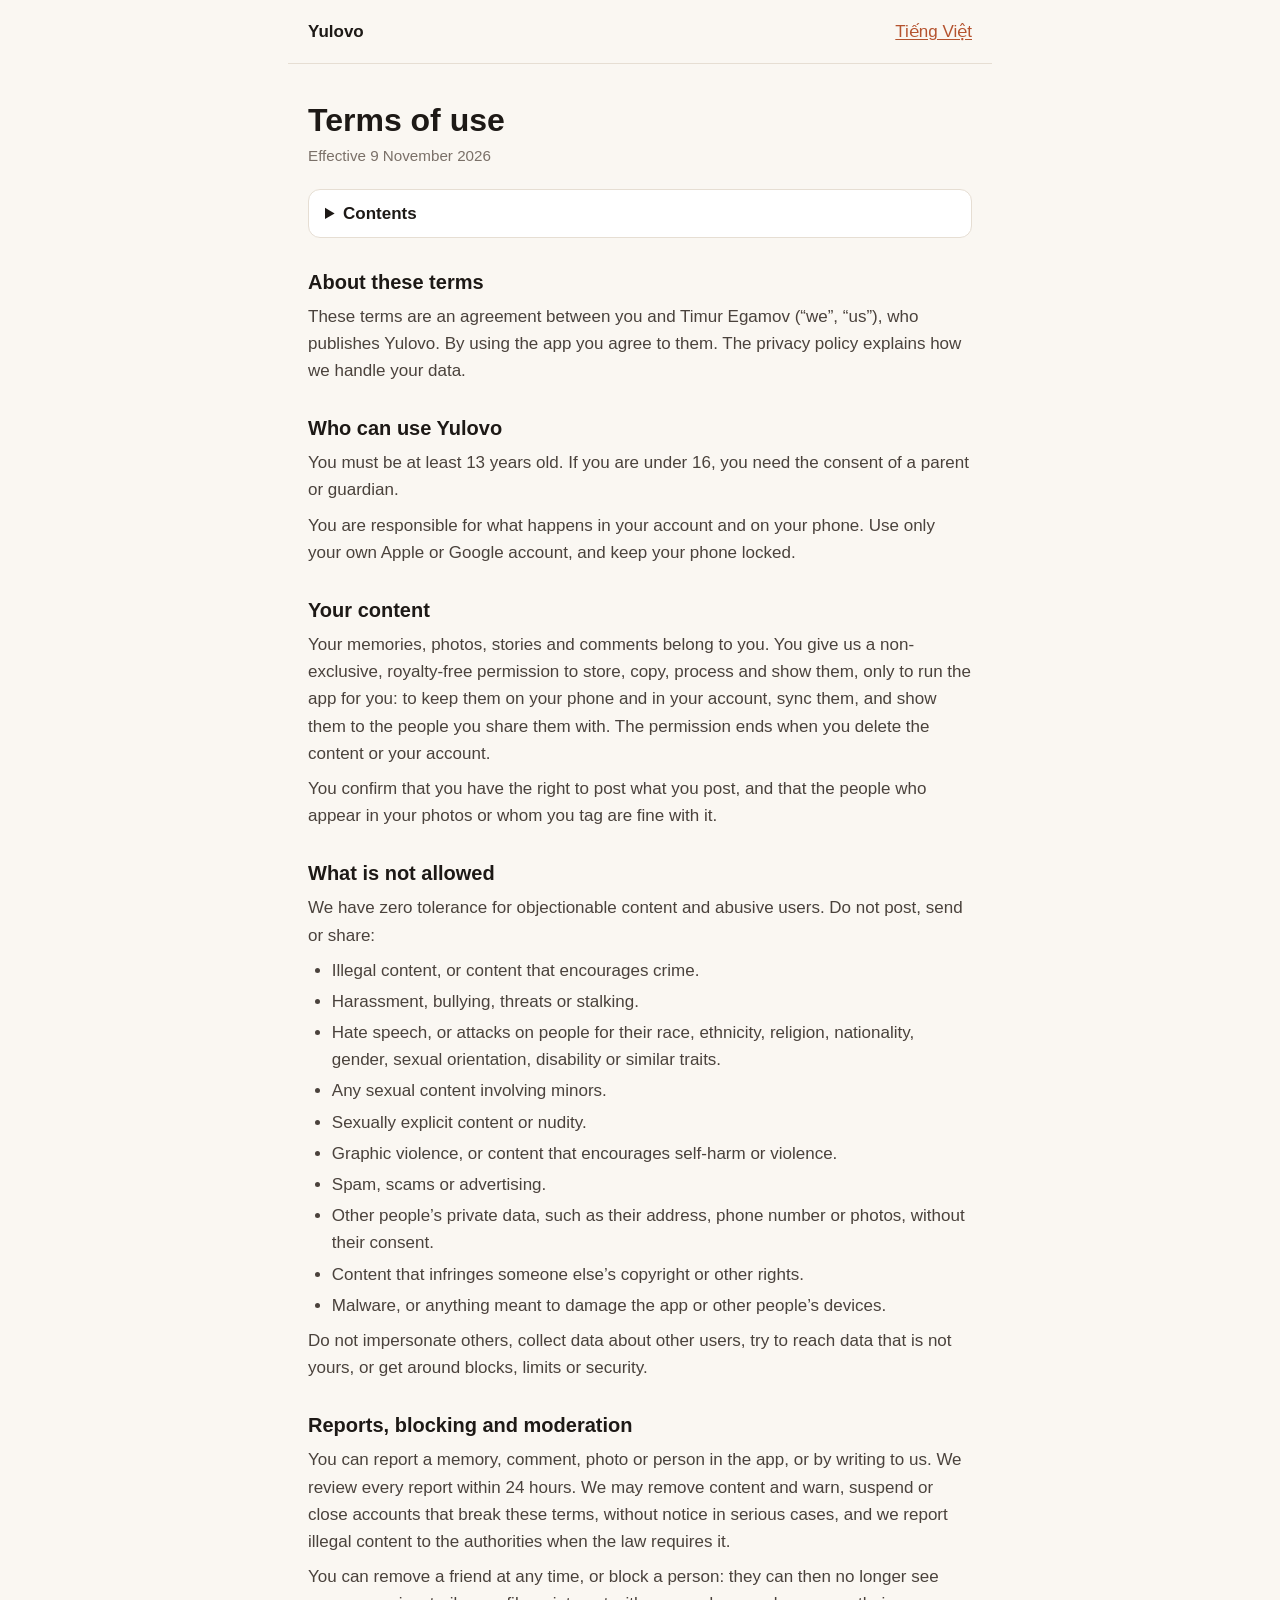
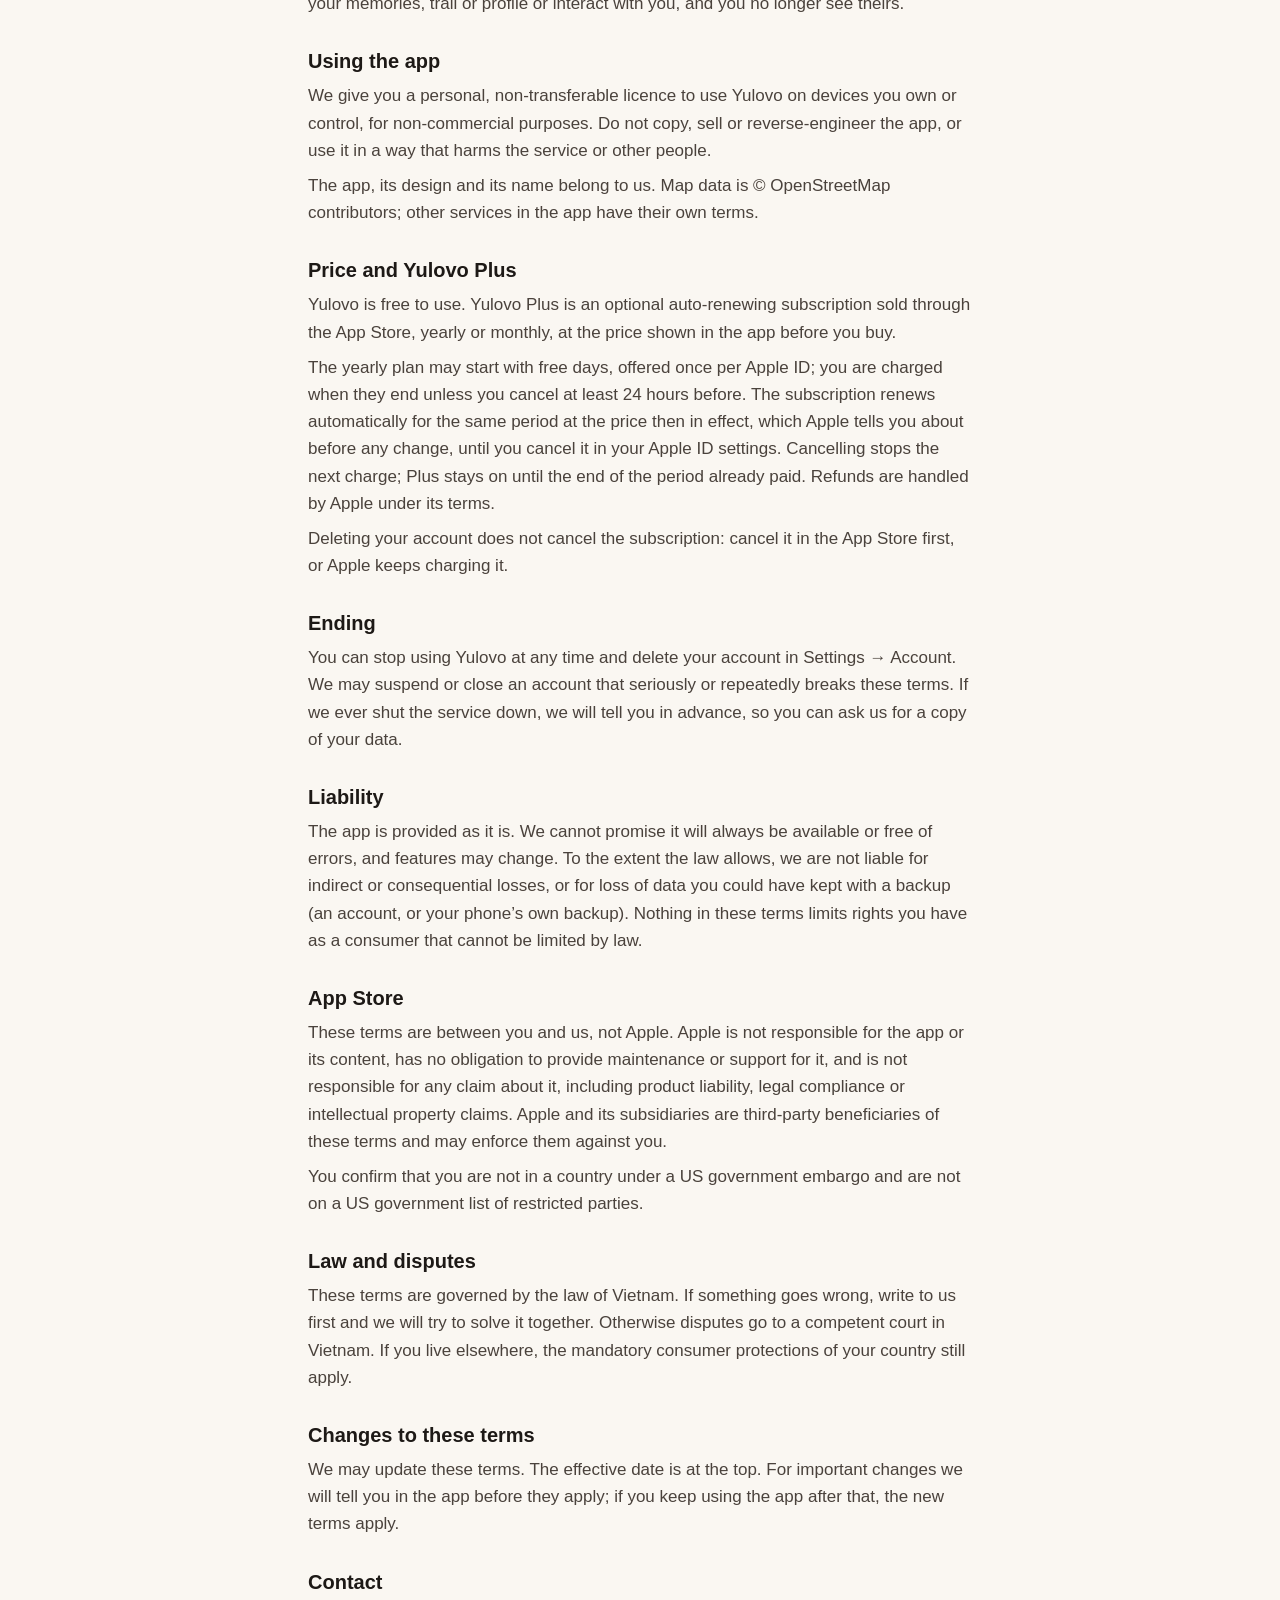
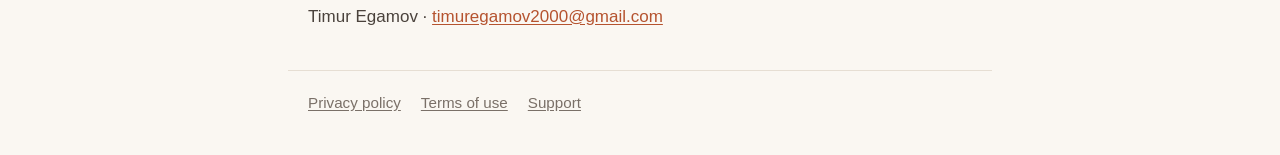
<file: terms.html>
<!doctype html>
<html lang="en">
<head>
  <meta charset="utf-8">
  <meta name="viewport" content="width=device-width, initial-scale=1">
  <meta name="color-scheme" content="light dark">
  <title>Terms of use · Yulovo</title>
  <link rel="icon" type="image/png" sizes="64x64" href="favicon.png">
  <link rel="apple-touch-icon" href="apple-touch-icon.png">
  <link rel="stylesheet" href="style.css">
  <link rel="alternate" hreflang="vi" href="terms-vi.html">
</head>
<body>
  <header class="top">
    <a class="brand" href="index.html">Yulovo</a>
    <a class="lang" href="terms-vi.html" hreflang="vi" lang="vi">Tiếng Việt</a>
  </header>
  <main>
    <h1>Terms of use</h1>
    <p class="updated">Effective 9 November 2026</p>
    <nav class="toc" aria-label="Contents">
      <details>
        <summary>Contents</summary>
        <ol>
          <li><a href="#about-these-terms">About these terms</a></li>
          <li><a href="#who-can-use-yulovo">Who can use Yulovo</a></li>
          <li><a href="#your-content">Your content</a></li>
          <li><a href="#what-is-not-allowed">What is not allowed</a></li>
          <li><a href="#reports-blocking-and-moderation">Reports, blocking and moderation</a></li>
          <li><a href="#using-the-app">Using the app</a></li>
          <li><a href="#price-and-yulovo-plus">Price and Yulovo Plus</a></li>
          <li><a href="#ending">Ending</a></li>
          <li><a href="#liability">Liability</a></li>
          <li><a href="#app-store">App Store</a></li>
          <li><a href="#law-and-disputes">Law and disputes</a></li>
          <li><a href="#changes-to-these-terms">Changes to these terms</a></li>
          <li><a href="#contact">Contact</a></li>
        </ol>
      </details>
    </nav>
    <section id="about-these-terms">
      <h2>About these terms</h2>
      <p>These terms are an agreement between you and Timur Egamov (“we”, “us”), who publishes Yulovo. By using the app you agree to them. The privacy policy explains how we handle your data.</p>
    </section>
    <section id="who-can-use-yulovo">
      <h2>Who can use Yulovo</h2>
      <p>You must be at least 13 years old. If you are under 16, you need the consent of a parent or guardian.</p>
      <p>You are responsible for what happens in your account and on your phone. Use only your own Apple or Google account, and keep your phone locked.</p>
    </section>
    <section id="your-content">
      <h2>Your content</h2>
      <p>Your memories, photos, stories and comments belong to you. You give us a non-exclusive, royalty-free permission to store, copy, process and show them, only to run the app for you: to keep them on your phone and in your account, sync them, and show them to the people you share them with. The permission ends when you delete the content or your account.</p>
      <p>You confirm that you have the right to post what you post, and that the people who appear in your photos or whom you tag are fine with it.</p>
    </section>
    <section id="what-is-not-allowed">
      <h2>What is not allowed</h2>
      <p>We have zero tolerance for objectionable content and abusive users. Do not post, send or share:</p>
      <ul>
        <li>Illegal content, or content that encourages crime.</li>
        <li>Harassment, bullying, threats or stalking.</li>
        <li>Hate speech, or attacks on people for their race, ethnicity, religion, nationality, gender, sexual orientation, disability or similar traits.</li>
        <li>Any sexual content involving minors.</li>
        <li>Sexually explicit content or nudity.</li>
        <li>Graphic violence, or content that encourages self-harm or violence.</li>
        <li>Spam, scams or advertising.</li>
        <li>Other people’s private data, such as their address, phone number or photos, without their consent.</li>
        <li>Content that infringes someone else’s copyright or other rights.</li>
        <li>Malware, or anything meant to damage the app or other people’s devices.</li>
      </ul>
      <p>Do not impersonate others, collect data about other users, try to reach data that is not yours, or get around blocks, limits or security.</p>
    </section>
    <section id="reports-blocking-and-moderation">
      <h2>Reports, blocking and moderation</h2>
      <p>You can report a memory, comment, photo or person in the app, or by writing to us. We review every report within 24 hours. We may remove content and warn, suspend or close accounts that break these terms, without notice in serious cases, and we report illegal content to the authorities when the law requires it.</p>
      <p>You can remove a friend at any time, or block a person: they can then no longer see your memories, trail or profile or interact with you, and you no longer see theirs.</p>
    </section>
    <section id="using-the-app">
      <h2>Using the app</h2>
      <p>We give you a personal, non-transferable licence to use Yulovo on devices you own or control, for non-commercial purposes. Do not copy, sell or reverse-engineer the app, or use it in a way that harms the service or other people.</p>
      <p>The app, its design and its name belong to us. Map data is © OpenStreetMap contributors; other services in the app have their own terms.</p>
    </section>
    <section id="price-and-yulovo-plus">
      <h2>Price and Yulovo Plus</h2>
      <p>Yulovo is free to use. Yulovo Plus is an optional auto-renewing subscription sold through the App Store, yearly or monthly, at the price shown in the app before you buy.</p>
      <p>The yearly plan may start with free days, offered once per Apple ID; you are charged when they end unless you cancel at least 24 hours before. The subscription renews automatically for the same period at the price then in effect, which Apple tells you about before any change, until you cancel it in your Apple ID settings. Cancelling stops the next charge; Plus stays on until the end of the period already paid. Refunds are handled by Apple under its terms.</p>
      <p>Deleting your account does not cancel the subscription: cancel it in the App Store first, or Apple keeps charging it.</p>
    </section>
    <section id="ending">
      <h2>Ending</h2>
      <p>You can stop using Yulovo at any time and delete your account in Settings → Account. We may suspend or close an account that seriously or repeatedly breaks these terms. If we ever shut the service down, we will tell you in advance, so you can ask us for a copy of your data.</p>
    </section>
    <section id="liability">
      <h2>Liability</h2>
      <p>The app is provided as it is. We cannot promise it will always be available or free of errors, and features may change. To the extent the law allows, we are not liable for indirect or consequential losses, or for loss of data you could have kept with a backup (an account, or your phone’s own backup). Nothing in these terms limits rights you have as a consumer that cannot be limited by law.</p>
    </section>
    <section id="app-store">
      <h2>App Store</h2>
      <p>These terms are between you and us, not Apple. Apple is not responsible for the app or its content, has no obligation to provide maintenance or support for it, and is not responsible for any claim about it, including product liability, legal compliance or intellectual property claims. Apple and its subsidiaries are third-party beneficiaries of these terms and may enforce them against you.</p>
      <p>You confirm that you are not in a country under a US government embargo and are not on a US government list of restricted parties.</p>
    </section>
    <section id="law-and-disputes">
      <h2>Law and disputes</h2>
      <p>These terms are governed by the law of Vietnam. If something goes wrong, write to us first and we will try to solve it together. Otherwise disputes go to a competent court in Vietnam. If you live elsewhere, the mandatory consumer protections of your country still apply.</p>
    </section>
    <section id="changes-to-these-terms">
      <h2>Changes to these terms</h2>
      <p>We may update these terms. The effective date is at the top. For important changes we will tell you in the app before they apply; if you keep using the app after that, the new terms apply.</p>
    </section>
    <section id="contact">
      <h2>Contact</h2>
      <p>Timur Egamov · <a href="mailto:timuregamov2000@gmail.com">timuregamov2000@gmail.com</a></p>
    </section>
  </main>
  <footer>
    <a href="privacy.html">Privacy policy</a>
    <a href="terms.html">Terms of use</a>
    <a href="support.html">Support</a>
  </footer>
</body>
</html>
</file>
<file: style.css>
/* Yulovo legal site: plain, readable, light and dark. No external resources. */
:root {
  color-scheme: light dark;
  --bg: #faf7f2;
  --ink: #1d1916;
  --ink2: #4a423c;
  --muted: #7a7068;
  --line: #e6ded3;
  --accent: #b5532f;
  --card: #ffffff;
}

@media (prefers-color-scheme: dark) {
  :root {
    --bg: #1d1916;
    --ink: #f3ede6;
    --ink2: #cfc6bc;
    --muted: #9a9087;
    --line: #3a332d;
    --accent: #e0805c;
    --card: #26211d;
  }
}

* {
  box-sizing: border-box;
}

html {
  -webkit-text-size-adjust: 100%;
  text-size-adjust: 100%;
}

body {
  margin: 0;
  background: var(--bg);
  color: var(--ink2);
  font: 17px/1.6 -apple-system, BlinkMacSystemFont, "Segoe UI", Roboto, "Helvetica Neue", Arial, sans-serif;
}

.top,
main,
footer {
  max-width: 44rem;
  margin: 0 auto;
  padding-left: 20px;
  padding-right: 20px;
}

.top {
  display: flex;
  align-items: center;
  justify-content: space-between;
  gap: 16px;
  padding-top: 18px;
  padding-bottom: 18px;
  border-bottom: 1px solid var(--line);
}

.brand {
  color: var(--ink);
  font-weight: 700;
  text-decoration: none;
}

main {
  padding-top: 8px;
  padding-bottom: 32px;
}

h1,
h2,
h3 {
  color: var(--ink);
  line-height: 1.25;
}

h1 {
  font-size: 2rem;
  margin: 28px 0 4px;
}

h2 {
  font-size: 1.25rem;
  margin: 32px 0 8px;
}

h3 {
  font-size: 1.05rem;
  margin: 24px 0 6px;
}

p,
ul,
ol {
  margin: 8px 0;
}

ul,
ol {
  padding-left: 1.4em;
}

li + li {
  margin-top: 4px;
}

a {
  color: var(--accent);
  text-underline-offset: 2px;
  overflow-wrap: anywhere;
}

.updated,
.lead-note {
  color: var(--muted);
  font-size: 0.95rem;
  margin-top: 0;
}

.lead {
  font-size: 1.1rem;
  color: var(--ink);
}

.toc details {
  margin-top: 20px;
  padding: 10px 16px;
  background: var(--card);
  border: 1px solid var(--line);
  border-radius: 12px;
}

.toc summary {
  cursor: pointer;
  color: var(--ink);
  font-weight: 600;
}

.toc ol {
  margin-bottom: 4px;
}

.links {
  list-style: none;
  padding: 0;
  margin: 16px 0;
}

.links li + li {
  margin-top: 0;
}

.links a {
  display: block;
  padding: 14px 16px;
  margin-top: 10px;
  background: var(--card);
  border: 1px solid var(--line);
  border-radius: 12px;
  color: var(--ink);
  font-weight: 600;
  text-decoration: none;
}

.links a span {
  display: block;
  color: var(--muted);
  font-weight: 400;
  font-size: 0.95rem;
}

.lang-block + .lang-block {
  margin-top: 48px;
  padding-top: 8px;
  border-top: 1px solid var(--line);
}

footer {
  display: flex;
  flex-wrap: wrap;
  gap: 8px 20px;
  padding-top: 20px;
  padding-bottom: 40px;
  border-top: 1px solid var(--line);
  font-size: 0.95rem;
}

footer a {
  color: var(--muted);
}
</file>
